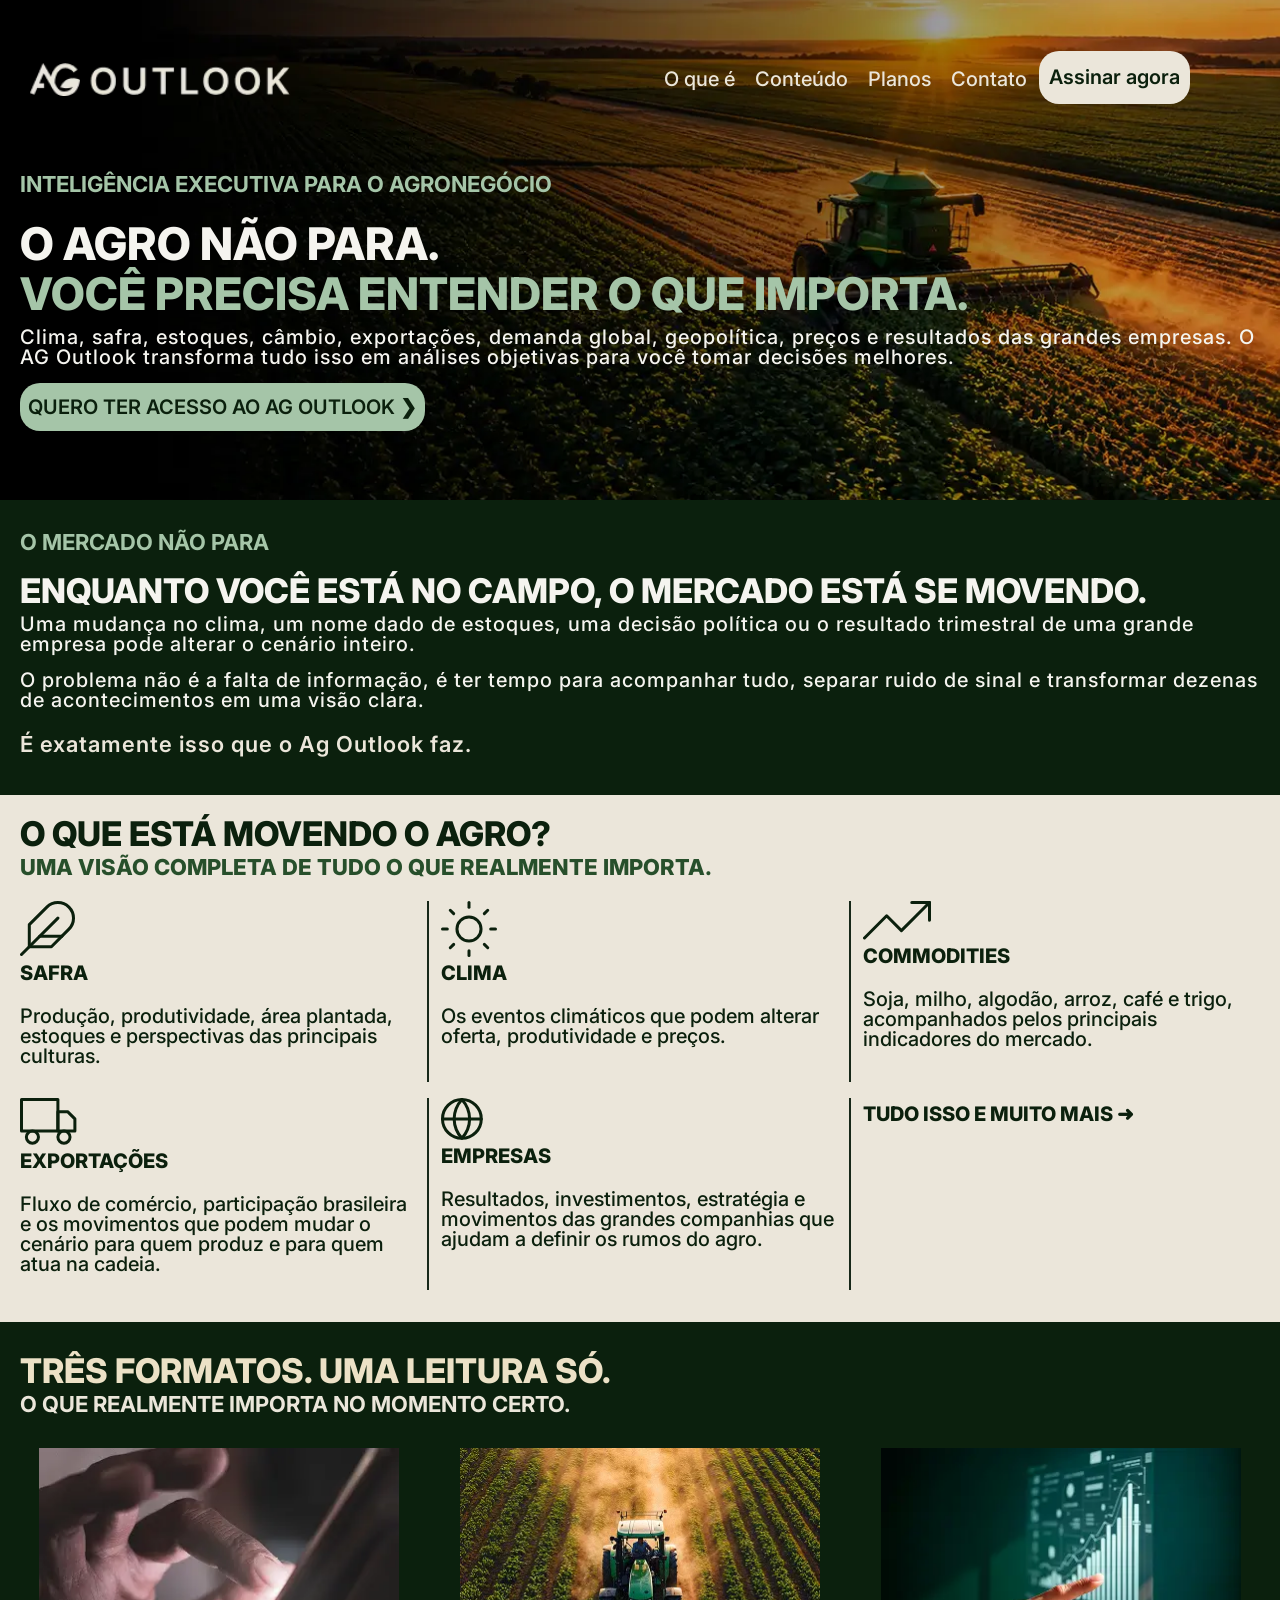
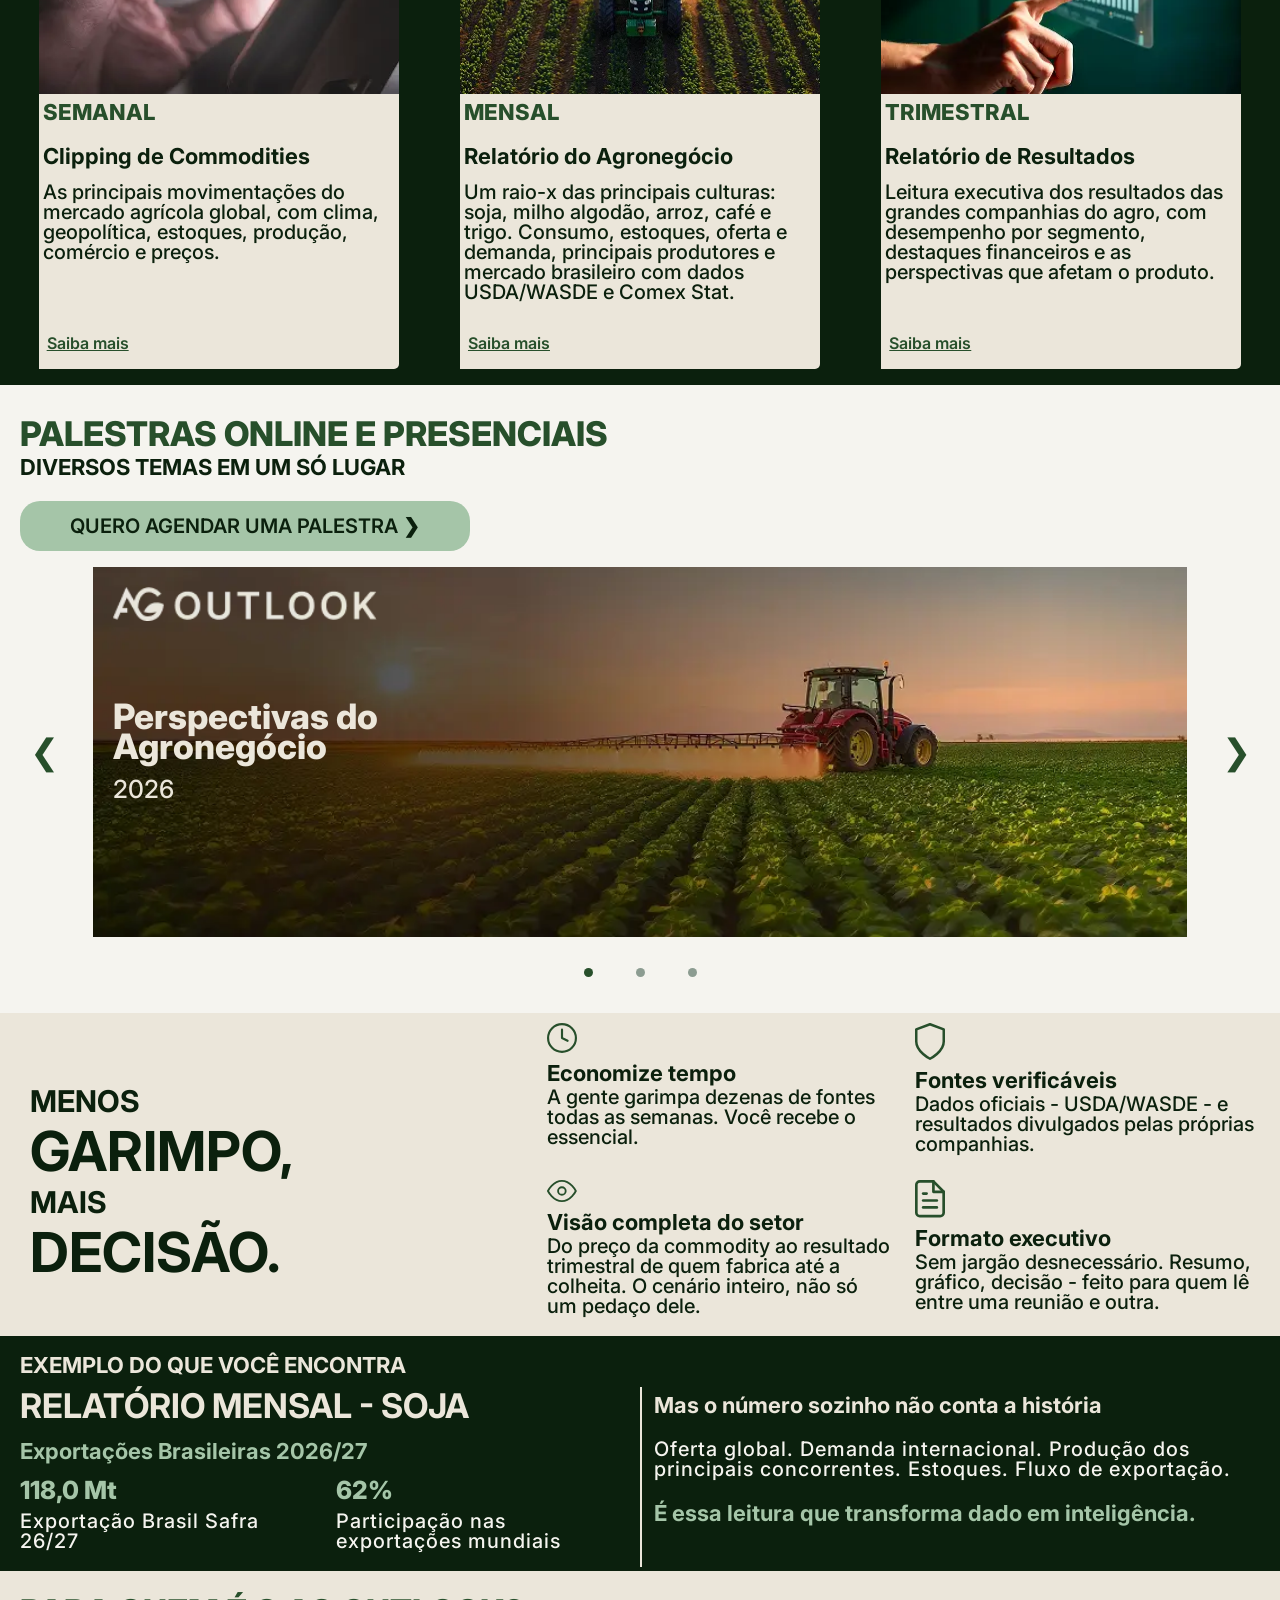
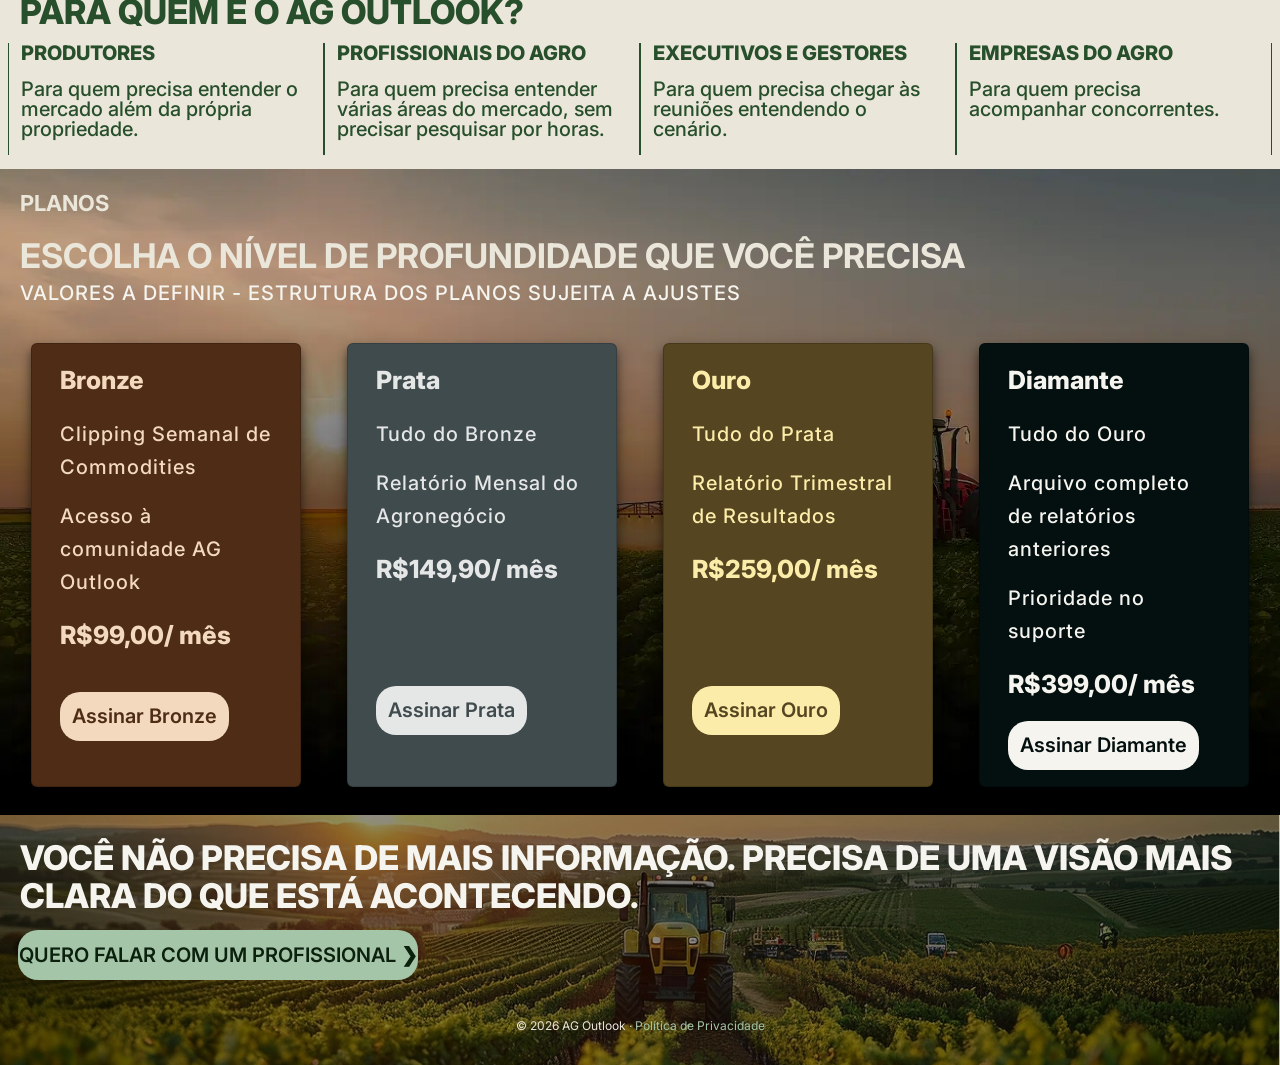
<file: index.html>
<!DOCTYPE html>
<html lang="pt-br">

<head>
    <meta charset="UTF-8">
    <meta name="viewport" content="width=device-width, initial-scale=1.0">
    <title>AG Outlook | Inteligência Executiva para o Agronegócio</title>

    <meta name="author" content="AG Outlook">

    <meta name="keywords"
        content="AG Outlook, inteligência executiva para o agronegócio, clipping de commodities, mercado agrícola, relatório mensal do agronegócio, relatório de soja, mercado de milho, algodão, arroz, café, trigo, oferta e demanda agrícola, USDA WASDE, FAO, Comex Stat, resultados trimestrais do agronegócio">

    <meta name="description"
        content="AG Outlook: inteligência executiva para o agronegócio com clipping semanal de commodities, relatórios mensais por cultura e análise trimestral de resultados.">

    <link rel="icon" type="image/x-icon" href="imagens/favicon.svg">

    <link rel="preload" as="image" href="imagens/hero.webp" fetchpriority="high">

    <!-- Latest compiled and minified CSS -->
    <link href="https://cdn.jsdelivr.net/npm/bootstrap@5.3.8/dist/css/bootstrap.min.css" rel="stylesheet">

    <!-- Latest compiled JavaScript -->
    <script src="https://cdn.jsdelivr.net/npm/bootstrap@5.3.8/dist/js/bootstrap.bundle.min.js" defer></script>

    <link rel="preconnect" href="https://fonts.googleapis.com">
    <link rel="preconnect" href="https://fonts.gstatic.com" crossorigin>

    <link href="https://fonts.googleapis.com/css2?family=Inter:wght@400..800&display=swap" rel="stylesheet">

    <link rel="stylesheet" href="css/style.css">
</head>

<body>

    <main class="container-fluid">

        <!-- HERO -->

        <header class="row hero px-2">
            <nav class="navbar navbar-expand-sm mt-2">
                <div class="container-fluid">
                    <a class="navbar-brand" href="#"><img class="logoimg" src="imagens/logo.webp" alt="Logo"></a>
                    <button class="navbar-toggler" type="button" data-bs-toggle="collapse"
                        data-bs-target="#collapsibleNavbar" aria-controls="collapsibleNavbar" aria-expanded="false"
                        aria-label="Abrir ou fechar menu de navegação">

                        <span class="navbar-toggler-icon"></span>
                    </button>
                    <div class="collapse navbar-collapse" id="collapsibleNavbar">
                        <ul class="navbar-nav">
                            <li class="nav-item">
                                <a class="nav-link" href="#apresentacao">O que é</a>
                            </li>
                            <li class="nav-item">
                                <a class="nav-link" href="#conteudo">Conteúdo</a>
                            </li>
                            <li class="nav-item">
                                <a class="nav-link" href="#planos">Planos</a>
                            </li>
                            <li class="nav-item">
                                <a class="nav-link" href="#rodape">Contato</a>
                            </li>
                            <li class="nav-item">
                                <a class="btnnav" href="#planos">Assinar agora</a>
                            </li>
                        </ul>
                    </div>
                </div>
            </nav>

            <div class="col-12 mt-3">
                <p class="dest_text">
                    INTELIGÊNCIA EXECUTIVA PARA O AGRONEGÓCIO
                </p>

                <h1 class="dest_tit1">
                    O AGRO NÃO PARA.
                </h1>

                <h2 class="dest_tit2">
                    VOCÊ PRECISA ENTENDER O QUE IMPORTA.
                </h2>

                <p class="text_claro">
                    Clima, safra, estoques, câmbio, exportações, demanda global, geopolítica, preços e resultados das
                    grandes empresas. O AG Outlook transforma tudo isso em análises objetivas para você tomar decisões
                    melhores.
                </p>

                <a href="#planos" class="btn">
                    QUERO TER ACESSO AO AG OUTLOOK ❯
                </a>
            </div>

        </header>

        <!-- APRESENTAÇÃO -->

        <section class="row pt-4 pb-3 px-2 apresentacao" id="apresentacao">

            <div class="col-12">
                <p class="dest_text">
                    O MERCADO NÃO PARA
                </p>

                <h2 class="tit_apres">
                    ENQUANTO VOCÊ ESTÁ NO CAMPO, O MERCADO ESTÁ SE MOVENDO.
                </h2>

                <p class="text_claro">
                    Uma mudança no clima, um nome dado de estoques, uma decisão política ou o resultado trimestral de
                    uma
                    grande empresa pode alterar o cenário inteiro.
                </p>

                <p class="text_claro">
                    O problema não é a falta de informação, é ter tempo para acompanhar tudo, separar ruido de sinal e
                    transformar dezenas de acontecimentos em uma visão clara.
                </p>

                <p class="dest_apres">
                    É exatamente isso que o Ag Outlook faz.
                </p>
            </div>
        </section>

        <!-- O QUE MOVE O AGRO -->

        <section class="row pt-4 pb-3 px-2 move">
            <h2 class="tit_agro">
                O QUE ESTÁ MOVENDO O AGRO?
            </h2>

            <p class="dest_agro">
                UMA VISÃO COMPLETA DE TUDO O QUE REALMENTE IMPORTA.
            </p>

            <div class="col-6 col-md-4 card_agro1">
                <img src="imagens/safra.svg" alt="Safra">
                <p class="dest_card">
                    SAFRA
                </p>

                <p class="text_verde">
                    Produção, produtividade, área plantada, estoques e perspectivas das principais culturas.
                </p>
            </div>

            <div class="col-6 col-md-4 card_agro2">
                <img src="imagens/clima.svg" alt="Clima">
                <p class="dest_card">
                    CLIMA
                </p>

                <p class="text_verde">
                    Os eventos climáticos que podem alterar oferta, produtividade e preços.
                </p>
            </div>

            <div class="col-6 col-md-4 card_agro3">
                <img src="imagens/commodities.svg" alt="Commodities">
                <p class="dest_card">
                    COMMODITIES
                </p>

                <p class="text_verde">
                    Soja, milho, algodão, arroz, café e trigo, acompanhados pelos principais indicadores do mercado.
                </p>
            </div>

            <!-- quebra de linha -->

            <div class="col-6 col-md-4 card_agro4 my-3">
                <img src="imagens/exportacoes.svg" alt="Exportações">
                <p class="dest_card">EXPORTAÇÕES</p>

                <p class="text_verde">
                    Fluxo de comércio, participação brasileira e os movimentos que podem mudar o cenário para quem
                    produz e para quem atua na cadeia.
                </p>
            </div>

            <div class="col-6 col-md-4 card_agro5 my-3">
                <img src="imagens/empresas.svg" alt="Empresas">
                <p class="dest_card">
                    EMPRESAS
                </p>

                <p class="text_verde">
                    Resultados, investimentos, estratégia e movimentos das grandes companhias que ajudam a definir os
                    rumos do agro.
                </p>
            </div>

            <div class="col-4 col-md-4 card_agro6 my-3">

                <p class="dest_card">
                    TUDO ISSO E MUITO MAIS ➜
                </p>
            </div>
        </section>

        <!-- FORMATOS  -->

        <section class="row pt-4 pb-3 px-2 formato" id="conteudo">
            <h2 class="tit_form">
                TRÊS FORMATOS. UMA LEITURA SÓ.
            </h2>

            <p class="dest_form">
                O QUE REALMENTE IMPORTA NO MOMENTO CERTO.
            </p>

            <div class="gx-0 col-12 col-md-4 card_cont mx-auto">
                <img class="w-100" src="imagens/semanal.webp" alt="Semanal">
                <p class="dest_agro ps-1">
                    SEMANAL
                </p>

                <p class="dest_cont ps-1">
                    Clipping de Commodities
                </p>

                <p class="text_verde ps-1">
                    As principais movimentações do mercado agrícola global, com clima, geopolítica, estoques, produção,
                    comércio e preços.
                </p>

                <button type="button" class="btnmodal ps-2" data-bs-toggle="modal" data-bs-target="#semanal1"
                    id="semanal2">
                    Saiba mais
                </button>
            </div>

            <div class="gx-0 col-12 col-md-4 card_cont mx-auto">
                <img class="w-100" src="imagens/mensal.webp" alt="Mensal">
                <p class="dest_agro ps-1">
                    MENSAL
                </p>

                <p class="dest_cont ps-1">
                    Relatório do Agronegócio
                </p>

                <p class="text_verde ps-1">
                    Um raio-x das principais culturas: soja, milho algodão, arroz, café e trigo. Consumo, estoques,
                    oferta e demanda, principais produtores e mercado brasileiro com dados USDA/WASDE e Comex Stat.
                </p>

                <button type="button" class="btnmodal ps-2" data-bs-toggle="modal" data-bs-target="#mensal1"
                    id="mensal2">
                    Saiba mais
                </button>
            </div>

            <div class="gx-0 col-12 col-md-4 card_cont mx-auto">
                <img class="w-100" src="imagens/trimestral.webp" alt="Trimestral">

                <p class="dest_agro ps-1">TRIMESTRAL</p>

                <p class="dest_cont ps-1">Relatório de Resultados</p>

                <p class="text_verde ps-1">Leitura executiva dos resultados das grandes companhias do agro, com
                    desempenho
                    por segmento,
                    destaques financeiros e as perspectivas que afetam o produto.</p>

                <button type="button" class="btnmodal ps-2" data-bs-toggle="modal" data-bs-target="#trimestral1"
                    id="trimestral2">
                    Saiba mais
                </button>
            </div>
        </section>

        <!-- PALESTRAS -->

        <section class="row pt-4 pb-3 px-2 palestra">

            <div class="col-12">
                <h2 class="tit_pale">
                    PALESTRAS ONLINE E PRESENCIAIS
                </h2>

                <p class="dest_pale">
                    DIVERSOS TEMAS EM UM SÓ LUGAR
                </p>

                <a class="btn btnpal mb-3"
                    href="https://wa.me/554184987979?text=Ol%C3%A1%21%20Gostaria%20de%20agendar%20uma%20palestra."
                    target="_blank" rel="noopener noreferrer">
                    QUERO AGENDAR UMA PALESTRA ❯
                </a>
            </div>

            <!-- CARROSSEL DE PALESTRAS -->
            <div class="palestra-carousel">

                <!-- SETA ANTERIOR -->
                <button type="button" class="seta-palestra anterior" aria-label="Palestra anterior">
                    &#10094;
                </button>

                <!-- ÁREA DOS CARDS -->
                <div class="palestra-viewport">

                    <!-- PALESTRA 1 -->
                    <div class="card1 ativo">
                        <div class="card-body">

                            <img class="w-25" src="imagens/logo.webp" alt="Ag Outlook">

                            <p class="card-title">
                                Perspectivas do <br>
                                Agronegócio
                            </p>

                            <p class="card-text">2026</p>

                        </div>
                    </div>

                    <!-- PALESTRA 2 -->
                    <div class="card2">
                        <div class="card-body">

                            <img class="w-25" src="imagens/logo.webp" alt="Ag Outlook">

                            <p class="card-title">
                                Planejamento Estratégico <br>
                                no Agro
                            </p>

                            <p class="card-text">2026</p>

                        </div>
                    </div>

                    <!-- PALESTRA 3 -->
                    <div class="card3">
                        <div class="card-body">

                            <img class="w-25" src="imagens/logo.webp" alt="Ag Outlook">

                            <p class="card-title">
                                Governança e Planejamento <br>
                                Sucessório
                            </p>

                            <p class="card-text">2026</p>

                        </div>
                    </div>

                </div>

                <!-- SETA PRÓXIMA -->
                <button type="button" class="seta-palestra proxima" aria-label="Próxima palestra">
                    &#10095;
                </button>

            </div>

            <!-- INDICADORES DO CARROSSEL -->
            <div class="palestra-indicadores">

                <button type="button" class="indicador ativo" aria-label="Palestra 1"></button>

                <button type="button" class="indicador" aria-label="Palestra 2"></button>

                <button type="button" class="indicador" aria-label="Palestra 3"></button>

            </div>

        </section>

        <!-- VANTAGEM -->

        <div class="row pb-1 px-2 vantagem">
            <div class="col-12 col-md-5 my-auto">
                <p class="dest_menor my-0 pb-0 pt-5">
                    MENOS
                </p>
                <p class="dest_maior my-0 py-0">
                    GARIMPO,
                </p>
                <p class="dest_menor my-0 py-0">
                    MAIS
                </p>
                <p class="dest_maior my-0 py-0">
                    DECISÃO.
                </p>
            </div>

            <div class="col-12 col-md-7">
                <div class="row">
                    <div class="col-6">
                        <img class="imgvant" src="imagens/relogio.svg" alt="Relógio">
                        <p class="dest_cont mb-1">Economize tempo</p>
                        <p class="text_verde">A gente garimpa dezenas de fontes todas as semanas. Você recebe o
                            essencial.</p>
                    </div>

                    <div class="col-6">
                        <img class="imgvant" src="imagens/escudo.svg" alt="Escudo">
                        <p class="dest_cont mb-1">Fontes verificáveis</p>
                        <p class="text_verde">Dados oficiais - USDA/WASDE - e resultados divulgados pelas próprias
                            companhias.</p>
                    </div>

                    <div class="col-6">
                        <img class="imgvant" src="imagens/visao.svg" alt="Olho">
                        <p class="dest_cont mb-1">Visão completa do setor</p>
                        <p class="text_verde">Do preço da commodity ao resultado trimestral de quem fabrica até a
                            colheita. O cenário inteiro,
                            não só um pedaço dele.</p>
                    </div>

                    <div class="col-6">
                        <img class="imgvant" src="imagens/doc.svg" alt="Documento">
                        <p class="dest_cont mb-1">Formato executivo</p>
                        <p class="text_verde">Sem jargão desnecessário. Resumo, gráfico, decisão - feito para quem lê
                            entre uma reunião e
                            outra.</p>
                    </div>
                </div>
            </div>
        </div>

        <!-- EXEMPLO -->

        <section class="row pt-3 pb-1 px-2 exemplo">
            <h2 class="dest_form">
                EXEMPLO DO QUE VOCÊ ENCONTRA
            </h2>
            <div class="col-6">
                <h3 class="tit_exem">
                    RELATÓRIO MENSAL - SOJA
                </h3>
                <p class="dest_text">
                    Exportações Brasileiras 2026/27
                </p>
                <div class="row">
                    <div class="col-12 col-lg-6">
                        <p class="number">
                            118,0 Mt
                        </p>
                        <p class="text_claro">
                            Exportação Brasil
                            Safra 26/27
                        </p>
                    </div>
                    <div class="col-12 col-lg-6">
                        <p class="number">
                            62%
                        </p>
                        <p class="text_claro">
                            Participação nas
                            exportações mundiais
                        </p>
                    </div>
                </div>
            </div>

            <div class="col-6 ex2">
                <p class="dest_form">
                    Mas o número sozinho não conta a história
                </p>
                <p class="text_claro">
                    Oferta global. Demanda internacional. Produção dos principais concorrentes. Estoques. Fluxo de
                    exportação.
                </p>
                <p class="dest_text">
                    É essa leitura que transforma dado em inteligência.
                </p>
            </div>
        </section>

        <!-- PUBLICO -->

        <section class="row pt-3 pb-1 px-2 publico">
            <h2 class="tit_pale pb-3">
                PARA QUEM É O AG OUTLOOK?
            </h2>

            <div class="col-6 col-lg-3 bordpub">
                <p class="dest_pub">
                    PRODUTORES
                </p>
                <p class="text_vdclaro">
                    Para quem precisa entender o mercado além da própria propriedade.
                </p>
            </div>

            <div class="col-6 col-lg-3 bordpub">
                <p class="dest_pub">
                    PROFISSIONAIS DO AGRO
                </p>
                <p class="text_vdclaro">
                    Para quem precisa entender várias áreas do mercado, sem precisar pesquisar por horas.
                </p>
            </div>

            <div class="col-6 col-lg-3 bordpub">
                <p class="dest_pub">
                    EXECUTIVOS E GESTORES
                </p>
                <p class="text_vdclaro">
                    Para quem precisa chegar às reuniões entendendo o cenário.
                </p>
            </div>

            <div class="col-6 col-lg-3 bordpub">
                <p class="dest_pub">
                    EMPRESAS DO AGRO
                </p>
                <p class="text_vdclaro">
                    Para quem precisa acompanhar concorrentes.
                </p>
            </div>
        </section>

        <!-- PLANOS -->

        <section class="row pt-3 pb-1 px-2 plano" id="planos">
            <p class="dest_form">
                PLANOS
            </p>

            <h2 class="tit_exem">
                ESCOLHA O NÍVEL DE PROFUNDIDADE QUE VOCÊ PRECISA
            </h2>

            <p class="text_claro">
                VALORES A DEFINIR - ESTRUTURA DOS PLANOS SUJEITA A AJUSTES
            </p>

            <!-- cards -->

            <div class="card col-6 col-xl-3 bronze mx-auto my-4">
                <div class="card-body">
                    <p class="dest_bronze">Bronze</p>
                    <p class="text_bronze">Clipping Semanal de Commodities</p>
                    <p class="text_bronze">Acesso à comunidade AG Outlook</p>
                    <p class="valor_bronze">R$99,00/ mês</p>
                    <a class="btnbronze"
                        href="https://go.hotmart.com/M107370587F">Assinar
                        Bronze</a>
                </div>
            </div>

            <div class="card col-6 col-xl-3 prata mx-auto my-4">
                <div class="card-body">
                    <p class="dest_bronze">Prata</p>
                    <p class="text_bronze">Tudo do Bronze</p>
                    <p class="text_bronze">Relatório Mensal do Agronegócio</p>
                    <p class="valor_bronze">R$149,90/ mês</p>
                    <a class="btnprata"
                        href="https://go.hotmart.com/G107397489R">Assinar
                        Prata</a>
                </div>
            </div>

            <div class="card col-6 col-xl-3 ouro mx-auto my-4">
                <div class="card-body">
                    <p class="dest_bronze">Ouro</p>
                    <p class="text_bronze">Tudo do Prata</p>
                    <p class="text_bronze">Relatório Trimestral de Resultados</p>
                    <p class="valor_bronze">R$259,00/ mês</p>
                    <a class="btnouro"
                        href="https://go.hotmart.com/A107397609B">Assinar
                        Ouro</a>
                </div>
            </div>

            <div class="card col-6 col-xl-3 diamante mx-auto my-4">
                <div class="card-body">
                    <p class="dest_bronze">Diamante</p>
                    <p class="text_bronze">Tudo do Ouro</p>
                    <p class="text_bronze">Arquivo completo de relatórios anteriores</p>
                    <p class="text_bronze">Prioridade no suporte</p>
                    <p class="valor_bronze">R$399,00/ mês</p>
                    <a class="btndia"
                        href="https://go.hotmart.com/A107397673K">Assinar
                        Diamante</a>
                </div>
            </div>

        </section>

        <!-- RODAPÉ -->

        <footer class="row pt-3 pb-1 px-2 rodape" id="rodape">
            <p class="tit_footer pt-2 mb-0 col-12">
                VOCÊ NÃO PRECISA DE MAIS INFORMAÇÃO. PRECISA DE UMA VISÃO MAIS CLARA DO QUE ESTÁ ACONTECENDO.</p>

            <a class="btn btnrod col-12"
                href="https://wa.me/554184987979?text=Ol%C3%A1%21%20Gostaria%20de%20mais%20informa%C3%A7%C3%B5es%20sobre%20o%20AG%20Outlook."
                target="_blank" rel="noopener noreferrer">
                QUERO FALAR COM UM PROFISSIONAL ❯
            </a>

            <p class="footer-legal">
                © 2026 AG Outlook ·
                <a href="politica.html">Política de Privacidade</a>
            </p>
        </footer>

    </main>

    <!-- area dos modais -->


    <!-- Semanal Modal -->
    <div class="modal fade" id="semanal1">
        <div class="modal-dialog">
            <div class="modal-content">

                <!-- Modal Header -->
                <div class="modal-header">
                    <h3 class="modal-title dest_agro">SEMANAL</h3>
                    <button type="button" class="btn-close" data-bs-dismiss="modal"></button>
                </div>

                <!-- Modal body -->
                <div class="modal-body">
                    <p class="dest_agro">Clipping de Commodities</p>
                    <p class="text_verde">Uma curadoria das principais notícias do mercado agrícola para acompanhar os
                        fatores que
                        movimentam o setor.</p>
                    <p class="dest_agro">O que você recebe</p>
                    <ul>
                        <li class="text_verde">Notícias sobre clima, geopolítica, estoques e preços.</li>
                        <li class="text_verde">Resumos em português com a fonte original.</li>
                        <li class="text_verde">Informações organizadas para uma leitura mais rápida.</li>
                    </ul>
                </div>

            </div>
        </div>
    </div>


    <!-- Mensal Modal -->
    <div class="modal fade" id="mensal1">
        <div class="modal-dialog">
            <div class="modal-content">

                <!-- Modal Header -->
                <div class="modal-header">
                    <h3 class="modal-title dest_agro">MENSAL</h3>
                    <button type="button" class="btn-close" data-bs-dismiss="modal"></button>
                </div>

                <!-- Modal body -->
                <div class="modal-body">
                    <p class="dest_agro">Relatório do Agronegócio</p>
                    <p class="text_verde">Uma visão consolidada dos principais indicadores de seis culturas agrícolas.
                    </p>
                    <p class="dest_agro">O que você recebe</p>
                    <ul>
                        <li class="text_verde">Análises de soja, milho, algodão, arroz, café e trigo.</li>
                        <li class="text_verde">Dados de consumo, estoques e principais países produtores.</li>
                        <li class="text_verde">Balanço de oferta e demanda no Brasil.</li>
                        <li class="text_verde">Dados de fontes como USDA/WASDE e Comex Stat.</li>
                    </ul>
                </div>

            </div>
        </div>
    </div>

    <!-- Trimestral Modal -->
    <div class="modal fade" id="trimestral1">
        <div class="modal-dialog">
            <div class="modal-content">

                <!-- Modal Header -->
                <div class="modal-header">
                    <h3 class="modal-title dest_agro">TRIMESTRAL</h3>
                    <button type="button" class="btn-close" data-bs-dismiss="modal"></button>
                </div>

                <!-- Modal body -->
                <div class="modal-body">
                    <p class="dest_agro">Relatório de Resultados</p>
                    <p class="text_verde">Uma leitura executiva dos resultados das grandes companhias do agronegócio.
                    </p>
                    <p class="dest_agro">O que você recebe</p>
                    <ul>
                        <li class="text_verde">Análise do desempenho por segmento.</li>
                        <li class="text_verde">Destaques financeiros dos resultados trimestrais.</li>
                        <li class="text_verde">Perspectivas que podem afetar o produtor.</li>
                    </ul>
                </div>

            </div>
        </div>
    </div>

    <!-- javascript -->
    <script>
        document.addEventListener("DOMContentLoaded", function () {

            const cards = document.querySelectorAll(
                ".palestra-viewport > .card1, " +
                ".palestra-viewport > .card2, " +
                ".palestra-viewport > .card3"
            );

            const anterior = document.querySelector(".seta-palestra.anterior");
            const proxima = document.querySelector(".seta-palestra.proxima");
            const indicadores = document.querySelectorAll(
                ".palestra-indicadores .indicador"
            );

            let atual = 0;

            function mostrarPalestra(indice) {
                atual = (indice + cards.length) % cards.length;

                cards.forEach(function (card, i) {
                    card.classList.toggle("ativo", i === atual);
                    card.setAttribute("aria-hidden", i !== atual);
                });

                indicadores.forEach(function (indicador, i) {
                    indicador.classList.toggle("ativo", i === atual);
                    indicador.setAttribute(
                        "aria-current",
                        i === atual ? "true" : "false"
                    );
                });
            }

            if (cards.length > 0 && anterior && proxima) {

                anterior.addEventListener("click", function () {
                    mostrarPalestra(atual - 1);
                });

                proxima.addEventListener("click", function () {
                    mostrarPalestra(atual + 1);
                });

                indicadores.forEach(function (indicador, i) {
                    indicador.addEventListener("click", function () {
                        mostrarPalestra(i);
                    });
                });

                mostrarPalestra(0);
            }

        });
    </script>

</body>

</html>
</file>
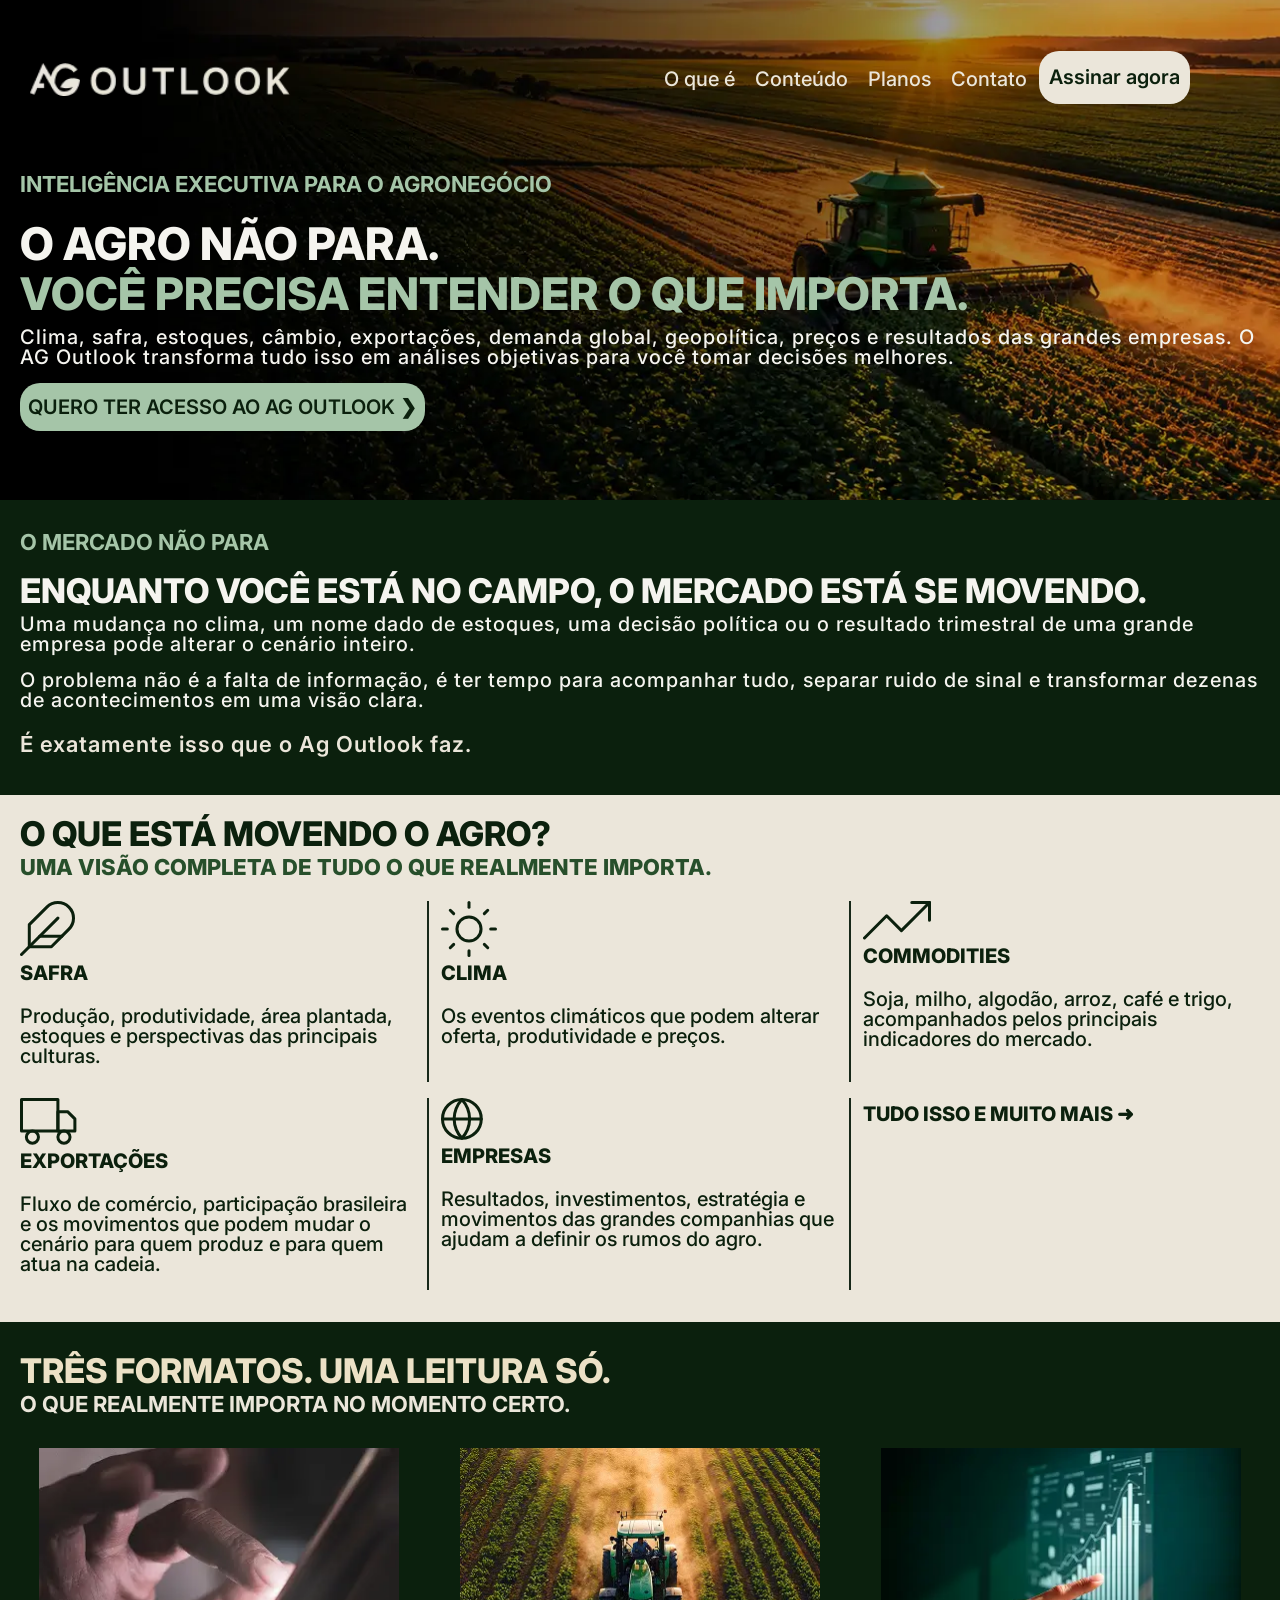
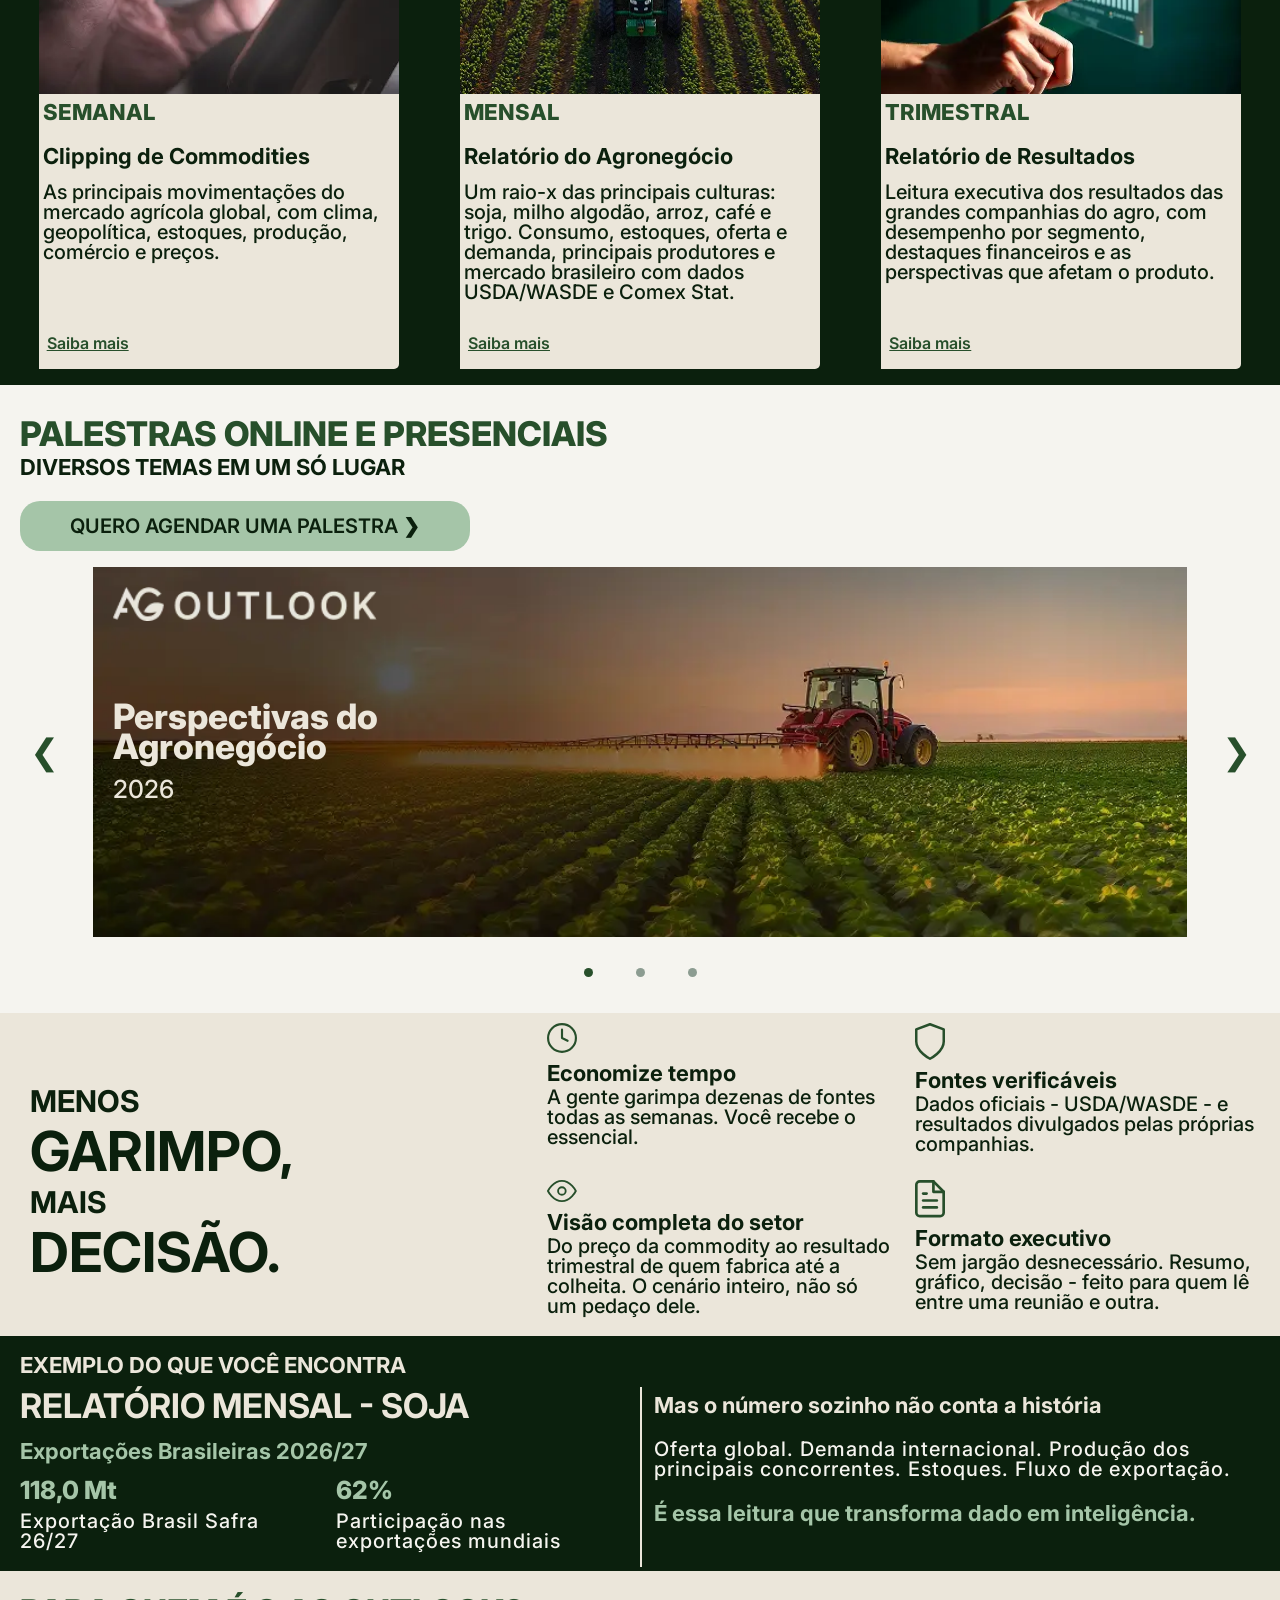
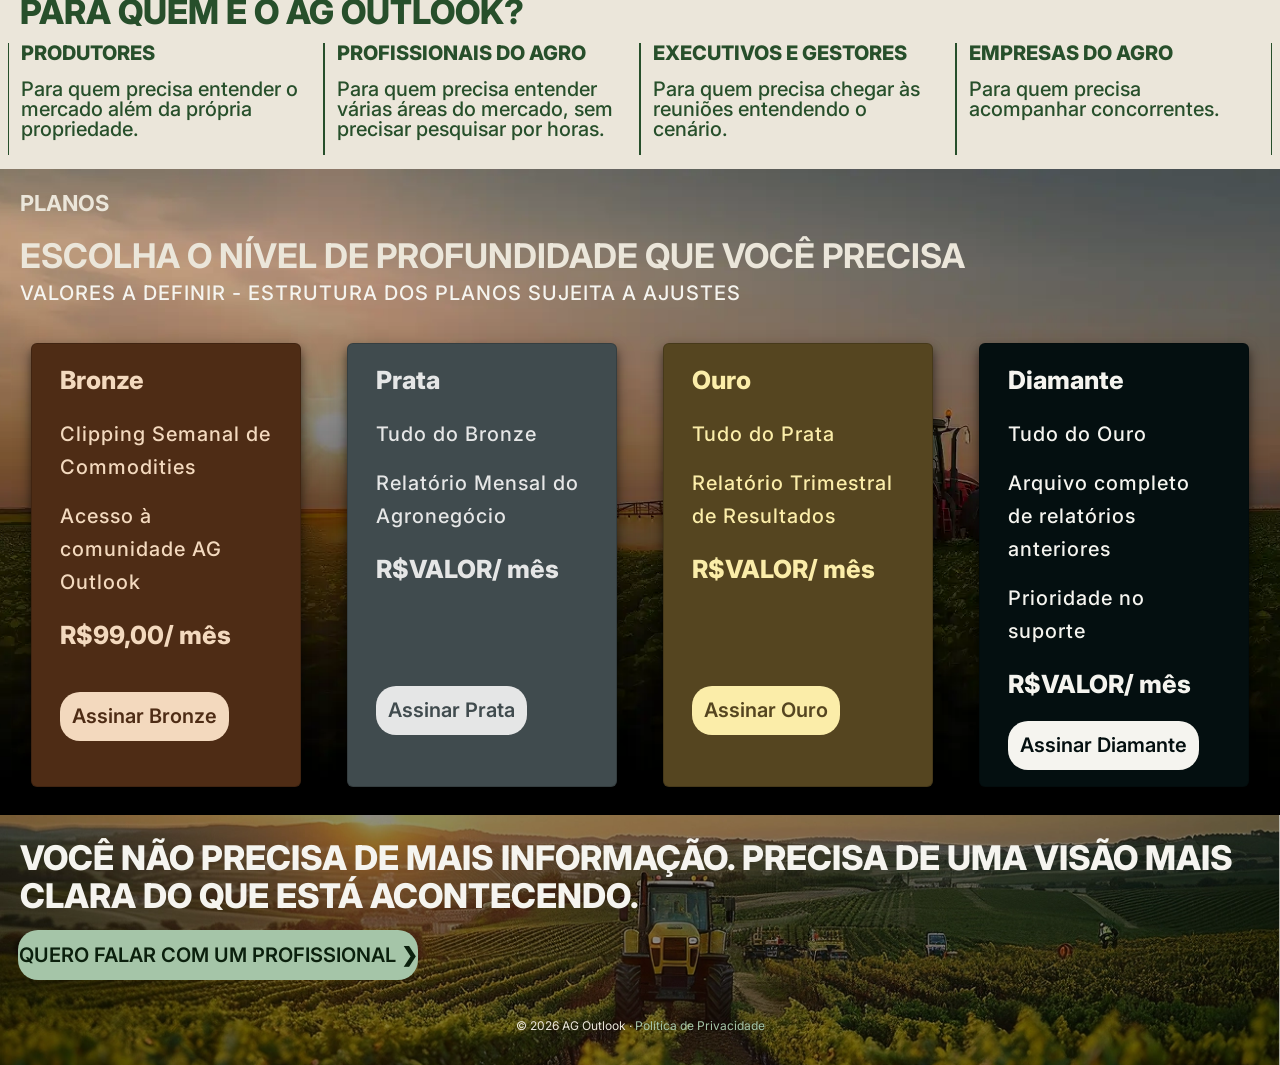
<file: Landing_AG/index.html>
<!DOCTYPE html>
<html lang="pt-br">

<head>
    <meta charset="UTF-8">
    <meta name="viewport" content="width=device-width, initial-scale=1.0">
    <title>AG Outlook | Inteligência Executiva para o Agronegócio</title>

    <meta name="author" content="AG Outlook">

    <meta name="keywords"
        content="AG Outlook, inteligência executiva para o agronegócio, clipping de commodities, mercado agrícola, relatório mensal do agronegócio, relatório de soja, mercado de milho, algodão, arroz, café, trigo, oferta e demanda agrícola, USDA WASDE, FAO, Comex Stat, resultados trimestrais do agronegócio">

    <meta name="description"
        content="AG Outlook: inteligência executiva para o agronegócio com clipping semanal de commodities, relatórios mensais por cultura e análise trimestral de resultados.">

    <link rel="icon" type="image/x-icon" href="imagens/favicon.svg">

    <link rel="preload" as="image" href="imagens/hero.webp" fetchpriority="high">

    <!-- Latest compiled and minified CSS -->
    <link href="https://cdn.jsdelivr.net/npm/bootstrap@5.3.8/dist/css/bootstrap.min.css" rel="stylesheet">

    <!-- Latest compiled JavaScript -->
    <script src="https://cdn.jsdelivr.net/npm/bootstrap@5.3.8/dist/js/bootstrap.bundle.min.js" defer></script>

    <link rel="preconnect" href="https://fonts.googleapis.com">
    <link rel="preconnect" href="https://fonts.gstatic.com" crossorigin>

    <link href="https://fonts.googleapis.com/css2?family=Inter:wght@400..800&display=swap" rel="stylesheet">

    <link rel="stylesheet" href="css/style.css">
</head>

<body>

    <main class="container-fluid">

        <!-- HERO -->

        <header class="row hero px-2">
            <nav class="navbar navbar-expand-sm mt-2">
                <div class="container-fluid">
                    <a class="navbar-brand" href="#"><img class="logoimg" src="imagens/logo.webp" alt="Logo"></a>
                    <button class="navbar-toggler" type="button" data-bs-toggle="collapse"
                        data-bs-target="#collapsibleNavbar" aria-controls="collapsibleNavbar" aria-expanded="false"
                        aria-label="Abrir ou fechar menu de navegação">

                        <span class="navbar-toggler-icon"></span>
                    </button>
                    <div class="collapse navbar-collapse" id="collapsibleNavbar">
                        <ul class="navbar-nav">
                            <li class="nav-item">
                                <a class="nav-link" href="#apresentacao">O que é</a>
                            </li>
                            <li class="nav-item">
                                <a class="nav-link" href="#conteudo">Conteúdo</a>
                            </li>
                            <li class="nav-item">
                                <a class="nav-link" href="#planos">Planos</a>
                            </li>
                            <li class="nav-item">
                                <a class="nav-link" href="#rodape">Contato</a>
                            </li>
                            <li class="nav-item">
                                <a class="btnnav" href="#planos">Assinar agora</a>
                            </li>
                        </ul>
                    </div>
                </div>
            </nav>

            <div class="col-12 mt-3">
                <p class="dest_text">
                    INTELIGÊNCIA EXECUTIVA PARA O AGRONEGÓCIO
                </p>

                <h1 class="dest_tit1">
                    O AGRO NÃO PARA.
                </h1>

                <h2 class="dest_tit2">
                    VOCÊ PRECISA ENTENDER O QUE IMPORTA.
                </h2>

                <p class="text_claro">
                    Clima, safra, estoques, câmbio, exportações, demanda global, geopolítica, preços e resultados das
                    grandes empresas. O AG Outlook transforma tudo isso em análises objetivas para você tomar decisões
                    melhores.
                </p>

                <a href="#planos" class="btn">
                    QUERO TER ACESSO AO AG OUTLOOK ❯
                </a>
            </div>

        </header>

        <!-- APRESENTAÇÃO -->

        <section class="row pt-4 pb-3 px-2 apresentacao" id="apresentacao">

            <div class="col-12">
                <p class="dest_text">
                    O MERCADO NÃO PARA
                </p>

                <h2 class="tit_apres">
                    ENQUANTO VOCÊ ESTÁ NO CAMPO, O MERCADO ESTÁ SE MOVENDO.
                </h2>

                <p class="text_claro">
                    Uma mudança no clima, um nome dado de estoques, uma decisão política ou o resultado trimestral de
                    uma
                    grande empresa pode alterar o cenário inteiro.
                </p>

                <p class="text_claro">
                    O problema não é a falta de informação, é ter tempo para acompanhar tudo, separar ruido de sinal e
                    transformar dezenas de acontecimentos em uma visão clara.
                </p>

                <p class="dest_apres">
                    É exatamente isso que o Ag Outlook faz.
                </p>
            </div>
        </section>

        <!-- O QUE MOVE O AGRO -->

        <section class="row pt-4 pb-3 px-2 move">
            <h2 class="tit_agro">
                O QUE ESTÁ MOVENDO O AGRO?
            </h2>

            <p class="dest_agro">
                UMA VISÃO COMPLETA DE TUDO O QUE REALMENTE IMPORTA.
            </p>

            <div class="col-6 col-md-4 card_agro1">
                <img src="imagens/safra.svg" alt="Safra">
                <p class="dest_card">
                    SAFRA
                </p>

                <p class="text_verde">
                    Produção, produtividade, área plantada, estoques e perspectivas das principais culturas.
                </p>
            </div>

            <div class="col-6 col-md-4 card_agro2">
                <img src="imagens/clima.svg" alt="Clima">
                <p class="dest_card">
                    CLIMA
                </p>

                <p class="text_verde">
                    Os eventos climáticos que podem alterar oferta, produtividade e preços.
                </p>
            </div>

            <div class="col-6 col-md-4 card_agro3">
                <img src="imagens/commodities.svg" alt="Commodities">
                <p class="dest_card">
                    COMMODITIES
                </p>

                <p class="text_verde">
                    Soja, milho, algodão, arroz, café e trigo, acompanhados pelos principais indicadores do mercado.
                </p>
            </div>

            <!-- quebra de linha -->

            <div class="col-6 col-md-4 card_agro4 my-3">
                <img src="imagens/exportacoes.svg" alt="Exportações">
                <p class="dest_card">EXPORTAÇÕES</p>

                <p class="text_verde">
                    Fluxo de comércio, participação brasileira e os movimentos que podem mudar o cenário para quem
                    produz e para quem atua na cadeia.
                </p>
            </div>

            <div class="col-6 col-md-4 card_agro5 my-3">
                <img src="imagens/empresas.svg" alt="Empresas">
                <p class="dest_card">
                    EMPRESAS
                </p>

                <p class="text_verde">
                    Resultados, investimentos, estratégia e movimentos das grandes companhias que ajudam a definir os
                    rumos do agro.
                </p>
            </div>

            <div class="col-4 col-md-4 card_agro6 my-3">

                <p class="dest_card">
                    TUDO ISSO E MUITO MAIS ➜
                </p>
            </div>
        </section>

        <!-- FORMATOS  -->

        <section class="row pt-4 pb-3 px-2 formato" id="conteudo">
            <h2 class="tit_form">
                TRÊS FORMATOS. UMA LEITURA SÓ.
            </h2>

            <p class="dest_form">
                O QUE REALMENTE IMPORTA NO MOMENTO CERTO.
            </p>

            <div class="gx-0 col-12 col-md-4 card_cont mx-auto">
                <img class="w-100" src="imagens/semanal.webp" alt="Semanal">
                <p class="dest_agro ps-1">
                    SEMANAL
                </p>

                <p class="dest_cont ps-1">
                    Clipping de Commodities
                </p>

                <p class="text_verde ps-1">
                    As principais movimentações do mercado agrícola global, com clima, geopolítica, estoques, produção,
                    comércio e preços.
                </p>

                <button type="button" class="btnmodal ps-2" data-bs-toggle="modal" data-bs-target="#semanal1"
                    id="semanal2">
                    Saiba mais
                </button>
            </div>

            <div class="gx-0 col-12 col-md-4 card_cont mx-auto">
                <img class="w-100" src="imagens/mensal.webp" alt="Mensal">
                <p class="dest_agro ps-1">
                    MENSAL
                </p>

                <p class="dest_cont ps-1">
                    Relatório do Agronegócio
                </p>

                <p class="text_verde ps-1">
                    Um raio-x das principais culturas: soja, milho algodão, arroz, café e trigo. Consumo, estoques,
                    oferta e demanda, principais produtores e mercado brasileiro com dados USDA/WASDE e Comex Stat.
                </p>

                <button type="button" class="btnmodal ps-2" data-bs-toggle="modal" data-bs-target="#mensal1"
                    id="mensal2">
                    Saiba mais
                </button>
            </div>

            <div class="gx-0 col-12 col-md-4 card_cont mx-auto">
                <img class="w-100" src="imagens/trimestral.webp" alt="Trimestral">

                <p class="dest_agro ps-1">TRIMESTRAL</p>

                <p class="dest_cont ps-1">Relatório de Resultados</p>

                <p class="text_verde ps-1">Leitura executiva dos resultados das grandes companhias do agro, com
                    desempenho
                    por segmento,
                    destaques financeiros e as perspectivas que afetam o produto.</p>

                <button type="button" class="btnmodal ps-2" data-bs-toggle="modal" data-bs-target="#trimestral1"
                    id="trimestral2">
                    Saiba mais
                </button>
            </div>
        </section>

        <!-- PALESTRAS -->

        <section class="row pt-4 pb-3 px-2 palestra">

            <div class="col-12">
                <h2 class="tit_pale">
                    PALESTRAS ONLINE E PRESENCIAIS
                </h2>

                <p class="dest_pale">
                    DIVERSOS TEMAS EM UM SÓ LUGAR
                </p>

                <a class="btn btnpal mb-3"
                    href="https://wa.me/554184987979?text=Ol%C3%A1%21%20Gostaria%20de%20agendar%20uma%20palestra."
                    target="_blank" rel="noopener noreferrer">
                    QUERO AGENDAR UMA PALESTRA ❯
                </a>
            </div>

            <!-- CARROSSEL DE PALESTRAS -->
            <div class="palestra-carousel">

                <!-- SETA ANTERIOR -->
                <button type="button" class="seta-palestra anterior" aria-label="Palestra anterior">
                    &#10094;
                </button>

                <!-- ÁREA DOS CARDS -->
                <div class="palestra-viewport">

                    <!-- PALESTRA 1 -->
                    <div class="card1 ativo">
                        <div class="card-body">

                            <img class="w-25" src="imagens/logo.webp" alt="Ag Outlook">

                            <p class="card-title">
                                Perspectivas do <br>
                                Agronegócio
                            </p>

                            <p class="card-text">2026</p>

                        </div>
                    </div>

                    <!-- PALESTRA 2 -->
                    <div class="card2">
                        <div class="card-body">

                            <img class="w-25" src="imagens/logo.webp" alt="Ag Outlook">

                            <p class="card-title">
                                Planejamento Estratégico <br>
                                no Agro
                            </p>

                            <p class="card-text">2026</p>

                        </div>
                    </div>

                    <!-- PALESTRA 3 -->
                    <div class="card3">
                        <div class="card-body">

                            <img class="w-25" src="imagens/logo.webp" alt="Ag Outlook">

                            <p class="card-title">
                                Governança e Planejamento <br>
                                Sucessório
                            </p>

                            <p class="card-text">2026</p>

                        </div>
                    </div>

                </div>

                <!-- SETA PRÓXIMA -->
                <button type="button" class="seta-palestra proxima" aria-label="Próxima palestra">
                    &#10095;
                </button>

            </div>

            <!-- INDICADORES DO CARROSSEL -->
            <div class="palestra-indicadores">

                <button type="button" class="indicador ativo" aria-label="Palestra 1"></button>

                <button type="button" class="indicador" aria-label="Palestra 2"></button>

                <button type="button" class="indicador" aria-label="Palestra 3"></button>

            </div>

        </section>

        <!-- VANTAGEM -->

        <div class="row pb-1 px-2 vantagem">
            <div class="col-12 col-md-5 my-auto">
                <p class="dest_menor my-0 pb-0 pt-5">
                    MENOS
                </p>
                <p class="dest_maior my-0 py-0">
                    GARIMPO,
                </p>
                <p class="dest_menor my-0 py-0">
                    MAIS
                </p>
                <p class="dest_maior my-0 py-0">
                    DECISÃO.
                </p>
            </div>

            <div class="col-12 col-md-7">
                <div class="row">
                    <div class="col-6">
                        <img class="imgvant" src="imagens/relogio.svg" alt="Relógio">
                        <p class="dest_cont mb-1">Economize tempo</p>
                        <p class="text_verde">A gente garimpa dezenas de fontes todas as semanas. Você recebe o
                            essencial.</p>
                    </div>

                    <div class="col-6">
                        <img class="imgvant" src="imagens/escudo.svg" alt="Escudo">
                        <p class="dest_cont mb-1">Fontes verificáveis</p>
                        <p class="text_verde">Dados oficiais - USDA/WASDE - e resultados divulgados pelas próprias
                            companhias.</p>
                    </div>

                    <div class="col-6">
                        <img class="imgvant" src="imagens/visao.svg" alt="Olho">
                        <p class="dest_cont mb-1">Visão completa do setor</p>
                        <p class="text_verde">Do preço da commodity ao resultado trimestral de quem fabrica até a
                            colheita. O cenário inteiro,
                            não só um pedaço dele.</p>
                    </div>

                    <div class="col-6">
                        <img class="imgvant" src="imagens/doc.svg" alt="Documento">
                        <p class="dest_cont mb-1">Formato executivo</p>
                        <p class="text_verde">Sem jargão desnecessário. Resumo, gráfico, decisão - feito para quem lê
                            entre uma reunião e
                            outra.</p>
                    </div>
                </div>
            </div>
        </div>

        <!-- EXEMPLO -->

        <section class="row pt-3 pb-1 px-2 exemplo">
            <h2 class="dest_form">
                EXEMPLO DO QUE VOCÊ ENCONTRA
            </h2>
            <div class="col-6">
                <h3 class="tit_exem">
                    RELATÓRIO MENSAL - SOJA
                </h3>
                <p class="dest_text">
                    Exportações Brasileiras 2026/27
                </p>
                <div class="row">
                    <div class="col-12 col-lg-6">
                        <p class="number">
                            118,0 Mt
                        </p>
                        <p class="text_claro">
                            Exportação Brasil
                            Safra 26/27
                        </p>
                    </div>
                    <div class="col-12 col-lg-6">
                        <p class="number">
                            62%
                        </p>
                        <p class="text_claro">
                            Participação nas
                            exportações mundiais
                        </p>
                    </div>
                </div>
            </div>

            <div class="col-6 ex2">
                <p class="dest_form">
                    Mas o número sozinho não conta a história
                </p>
                <p class="text_claro">
                    Oferta global. Demanda internacional. Produção dos principais concorrentes. Estoques. Fluxo de
                    exportação.
                </p>
                <p class="dest_text">
                    É essa leitura que transforma dado em inteligência.
                </p>
            </div>
        </section>

        <!-- PUBLICO -->

        <section class="row pt-3 pb-1 px-2 publico">
            <h2 class="tit_pale pb-3">
                PARA QUEM É O AG OUTLOOK?
            </h2>

            <div class="col-6 col-lg-3 bordpub">
                <p class="dest_pub">
                    PRODUTORES
                </p>
                <p class="text_vdclaro">
                    Para quem precisa entender o mercado além da própria propriedade.
                </p>
            </div>

            <div class="col-6 col-lg-3 bordpub">
                <p class="dest_pub">
                    PROFISSIONAIS DO AGRO
                </p>
                <p class="text_vdclaro">
                    Para quem precisa entender várias áreas do mercado, sem precisar pesquisar por horas.
                </p>
            </div>

            <div class="col-6 col-lg-3 bordpub">
                <p class="dest_pub">
                    EXECUTIVOS E GESTORES
                </p>
                <p class="text_vdclaro">
                    Para quem precisa chegar às reuniões entendendo o cenário.
                </p>
            </div>

            <div class="col-6 col-lg-3 bordpub">
                <p class="dest_pub">
                    EMPRESAS DO AGRO
                </p>
                <p class="text_vdclaro">
                    Para quem precisa acompanhar concorrentes.
                </p>
            </div>
        </section>

        <!-- PLANOS -->

        <section class="row pt-3 pb-1 px-2 plano" id="planos">
            <p class="dest_form">
                PLANOS
            </p>

            <h2 class="tit_exem">
                ESCOLHA O NÍVEL DE PROFUNDIDADE QUE VOCÊ PRECISA
            </h2>

            <p class="text_claro">
                VALORES A DEFINIR - ESTRUTURA DOS PLANOS SUJEITA A AJUSTES
            </p>

            <!-- cards -->

            <div class="card col-6 col-xl-3 bronze mx-auto my-4">
                <div class="card-body">
                    <p class="dest_bronze">Bronze</p>
                    <p class="text_bronze">Clipping Semanal de Commodities</p>
                    <p class="text_bronze">Acesso à comunidade AG Outlook</p>
                    <p class="valor_bronze">R$99,00/ mês</p>
                    <a class="btnbronze"
                        href="https://pay.hotmart.com/M107370587F?off=hk8e07r8&hotfeature=51&_hi=eyJzaWQiOiJiMzQ4OGE4YWNiMzk0MTUzOWU3N2ExMTRmNDY2MGUyNSIsImNpZCI6IjE3OTI3Nzc0ODcwODk4MDYyNjc4Njc0NjgwNjQwMDAiLCJiaWQiOiIxNzkyNzc3NDg3MDg5ODA2MjY3ODY3NDY4MDY0MDAwIn0=.1792777497347&bid=1792777498161">Assinar
                        Bronze</a>
                </div>
            </div>

            <div class="card col-6 col-xl-3 prata mx-auto my-4">
                <div class="card-body">
                    <p class="dest_bronze">Prata</p>
                    <p class="text_bronze">Tudo do Bronze</p>
                    <p class="text_bronze">Relatório Mensal do Agronegócio</p>
                    <p class="valor_bronze">R$VALOR/ mês</p>
                    <a class="btnprata"
                        href="https://pay.hotmart.com/M107370587F?off=hk8e07r8&hotfeature=51&_hi=eyJzaWQiOiJiMzQ4OGE4YWNiMzk0MTUzOWU3N2ExMTRmNDY2MGUyNSIsImNpZCI6IjE3OTI3Nzc0ODcwODk4MDYyNjc4Njc0NjgwNjQwMDAiLCJiaWQiOiIxNzkyNzc3NDg3MDg5ODA2MjY3ODY3NDY4MDY0MDAwIn0=.1792777497347&bid=1792777498161">Assinar
                        Prata</a>
                </div>
            </div>

            <div class="card col-6 col-xl-3 ouro mx-auto my-4">
                <div class="card-body">
                    <p class="dest_bronze">Ouro</p>
                    <p class="text_bronze">Tudo do Prata</p>
                    <p class="text_bronze">Relatório Trimestral de Resultados</p>
                    <p class="valor_bronze">R$VALOR/ mês</p>
                    <a class="btnouro"
                        href="https://pay.hotmart.com/M107370587F?off=hk8e07r8&hotfeature=51&_hi=eyJzaWQiOiJiMzQ4OGE4YWNiMzk0MTUzOWU3N2ExMTRmNDY2MGUyNSIsImNpZCI6IjE3OTI3Nzc0ODcwODk4MDYyNjc4Njc0NjgwNjQwMDAiLCJiaWQiOiIxNzkyNzc3NDg3MDg5ODA2MjY3ODY3NDY4MDY0MDAwIn0=.1792777497347&bid=1792777498161">Assinar
                        Ouro</a>
                </div>
            </div>

            <div class="card col-6 col-xl-3 diamante mx-auto my-4">
                <div class="card-body">
                    <p class="dest_bronze">Diamante</p>
                    <p class="text_bronze">Tudo do Ouro</p>
                    <p class="text_bronze">Arquivo completo de relatórios anteriores</p>
                    <p class="text_bronze">Prioridade no suporte</p>
                    <p class="valor_bronze">R$VALOR/ mês</p>
                    <a class="btndia"
                        href="https://pay.hotmart.com/M107370587F?off=hk8e07r8&hotfeature=51&_hi=eyJzaWQiOiJiMzQ4OGE4YWNiMzk0MTUzOWU3N2ExMTRmNDY2MGUyNSIsImNpZCI6IjE3OTI3Nzc0ODcwODk4MDYyNjc4Njc0NjgwNjQwMDAiLCJiaWQiOiIxNzkyNzc3NDg3MDg5ODA2MjY3ODY3NDY4MDY0MDAwIn0=.1792777497347&bid=1792777498161">Assinar
                        Diamante</a>
                </div>
            </div>

        </section>

        <!-- RODAPÉ -->

        <footer class="row pt-3 pb-1 px-2 rodape" id="rodape">
            <p class="tit_footer pt-2 mb-0 col-12">
                VOCÊ NÃO PRECISA DE MAIS INFORMAÇÃO. PRECISA DE UMA VISÃO MAIS CLARA DO QUE ESTÁ ACONTECENDO.</p>

            <a class="btn btnrod col-12"
                href="https://wa.me/554184987979?text=Ol%C3%A1%21%20Gostaria%20de%20mais%20informa%C3%A7%C3%B5es%20sobre%20o%20AG%20Outlook."
                target="_blank" rel="noopener noreferrer">
                QUERO FALAR COM UM PROFISSIONAL ❯
            </a>

            <p class="footer-legal">
                © 2026 AG Outlook ·
                <a href="politica.html">Política de Privacidade</a>
            </p>
        </footer>

    </main>

    <!-- area dos modais -->


    <!-- Semanal Modal -->
    <div class="modal fade" id="semanal1">
        <div class="modal-dialog">
            <div class="modal-content">

                <!-- Modal Header -->
                <div class="modal-header">
                    <h3 class="modal-title dest_agro">SEMANAL</h3>
                    <button type="button" class="btn-close" data-bs-dismiss="modal"></button>
                </div>

                <!-- Modal body -->
                <div class="modal-body">
                    <p class="dest_agro">Clipping de Commodities</p>
                    <p class="text_verde">Uma curadoria das principais notícias do mercado agrícola para acompanhar os
                        fatores que
                        movimentam o setor.</p>
                    <p class="dest_agro">O que você recebe</p>
                    <ul>
                        <li class="text_verde">Notícias sobre clima, geopolítica, estoques e preços.</li>
                        <li class="text_verde">Resumos em português com a fonte original.</li>
                        <li class="text_verde">Informações organizadas para uma leitura mais rápida.</li>
                    </ul>
                </div>

            </div>
        </div>
    </div>


    <!-- Mensal Modal -->
    <div class="modal fade" id="mensal1">
        <div class="modal-dialog">
            <div class="modal-content">

                <!-- Modal Header -->
                <div class="modal-header">
                    <h3 class="modal-title dest_agro">MENSAL</h3>
                    <button type="button" class="btn-close" data-bs-dismiss="modal"></button>
                </div>

                <!-- Modal body -->
                <div class="modal-body">
                    <p class="dest_agro">Relatório do Agronegócio</p>
                    <p class="text_verde">Uma visão consolidada dos principais indicadores de seis culturas agrícolas.
                    </p>
                    <p class="dest_agro">O que você recebe</p>
                    <ul>
                        <li class="text_verde">Análises de soja, milho, algodão, arroz, café e trigo.</li>
                        <li class="text_verde">Dados de consumo, estoques e principais países produtores.</li>
                        <li class="text_verde">Balanço de oferta e demanda no Brasil.</li>
                        <li class="text_verde">Dados de fontes como USDA/WASDE e Comex Stat.</li>
                    </ul>
                </div>

            </div>
        </div>
    </div>

    <!-- Trimestral Modal -->
    <div class="modal fade" id="trimestral1">
        <div class="modal-dialog">
            <div class="modal-content">

                <!-- Modal Header -->
                <div class="modal-header">
                    <h3 class="modal-title dest_agro">TRIMESTRAL</h3>
                    <button type="button" class="btn-close" data-bs-dismiss="modal"></button>
                </div>

                <!-- Modal body -->
                <div class="modal-body">
                    <p class="dest_agro">Relatório de Resultados</p>
                    <p class="text_verde">Uma leitura executiva dos resultados das grandes companhias do agronegócio.
                    </p>
                    <p class="dest_agro">O que você recebe</p>
                    <ul>
                        <li class="text_verde">Análise do desempenho por segmento.</li>
                        <li class="text_verde">Destaques financeiros dos resultados trimestrais.</li>
                        <li class="text_verde">Perspectivas que podem afetar o produtor.</li>
                    </ul>
                </div>

            </div>
        </div>
    </div>

    <!-- javascript -->
    <script>
        document.addEventListener("DOMContentLoaded", function () {

            const cards = document.querySelectorAll(
                ".palestra-viewport > .card1, " +
                ".palestra-viewport > .card2, " +
                ".palestra-viewport > .card3"
            );

            const anterior = document.querySelector(".seta-palestra.anterior");
            const proxima = document.querySelector(".seta-palestra.proxima");
            const indicadores = document.querySelectorAll(
                ".palestra-indicadores .indicador"
            );

            let atual = 0;

            function mostrarPalestra(indice) {
                atual = (indice + cards.length) % cards.length;

                cards.forEach(function (card, i) {
                    card.classList.toggle("ativo", i === atual);
                    card.setAttribute("aria-hidden", i !== atual);
                });

                indicadores.forEach(function (indicador, i) {
                    indicador.classList.toggle("ativo", i === atual);
                    indicador.setAttribute(
                        "aria-current",
                        i === atual ? "true" : "false"
                    );
                });
            }

            if (cards.length > 0 && anterior && proxima) {

                anterior.addEventListener("click", function () {
                    mostrarPalestra(atual - 1);
                });

                proxima.addEventListener("click", function () {
                    mostrarPalestra(atual + 1);
                });

                indicadores.forEach(function (indicador, i) {
                    indicador.addEventListener("click", function () {
                        mostrarPalestra(i);
                    });
                });

                mostrarPalestra(0);
            }

        });
    </script>

</body>

</html>
</file>
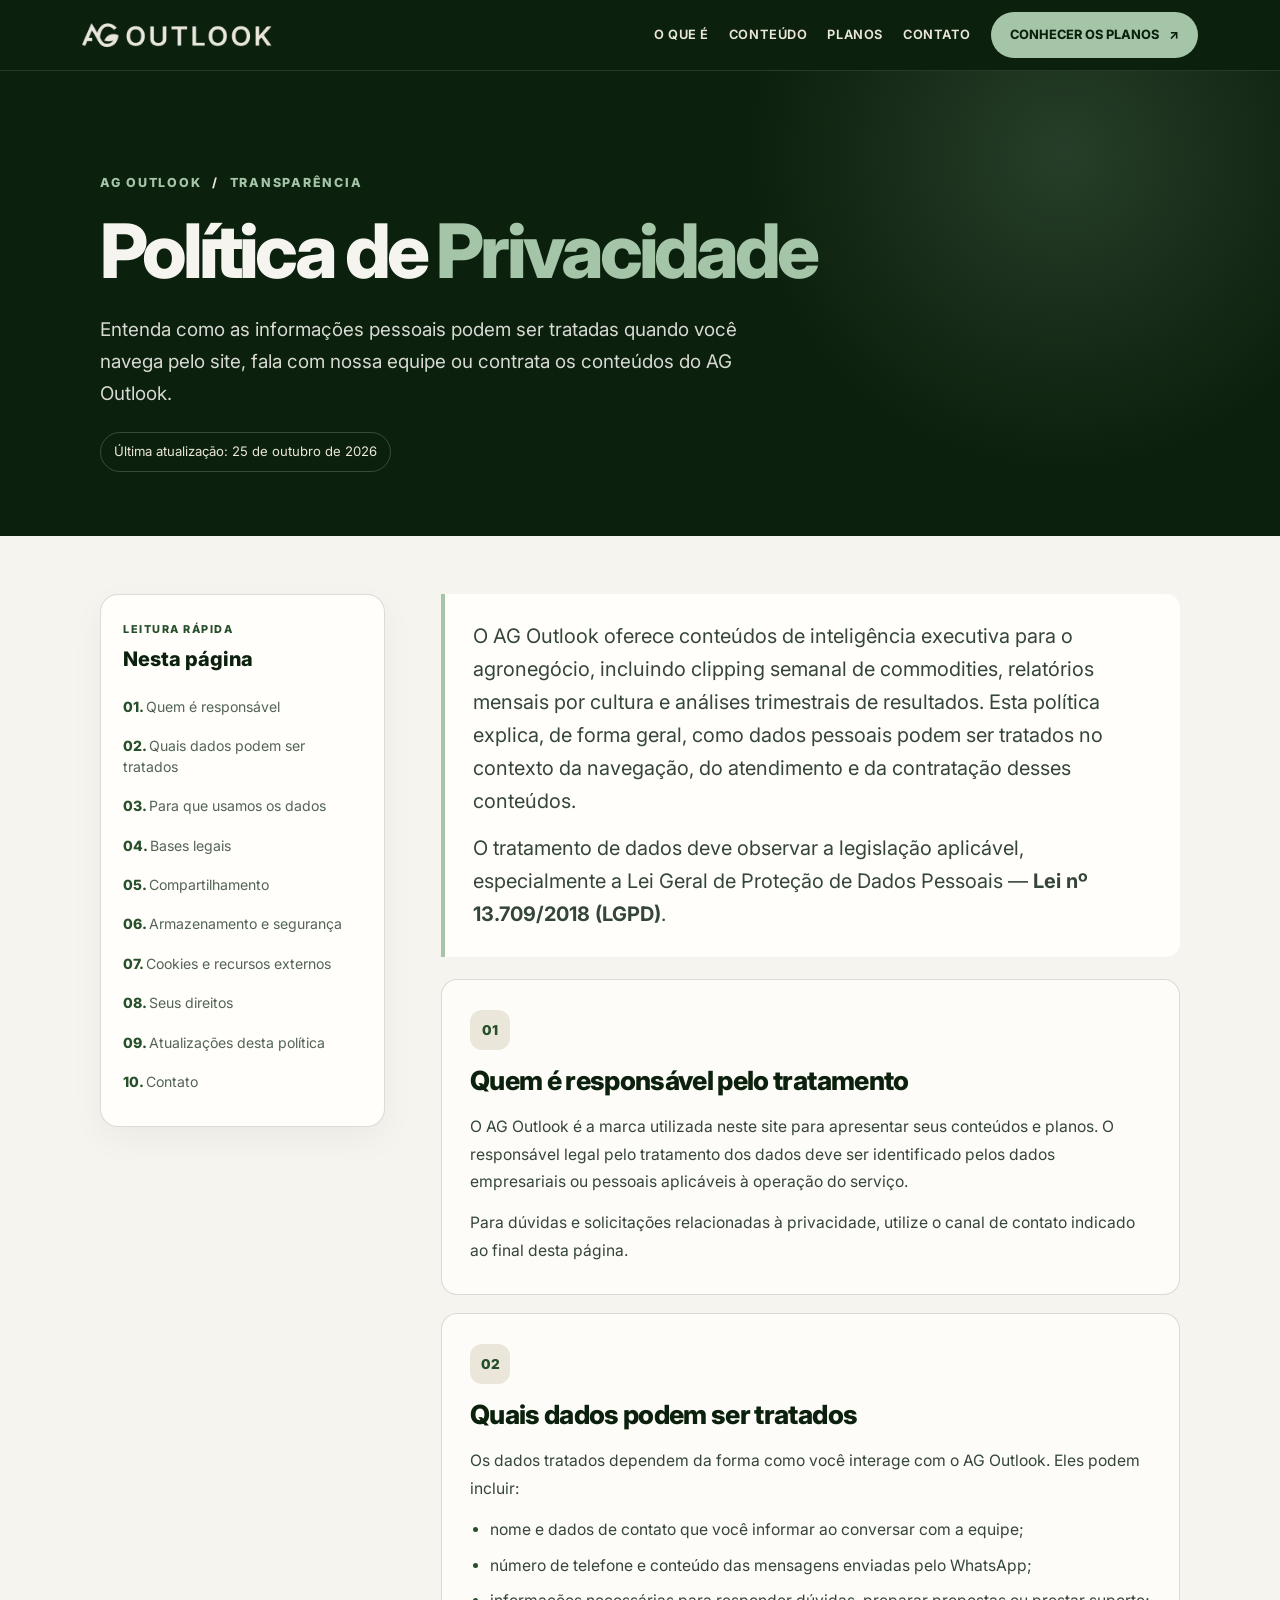
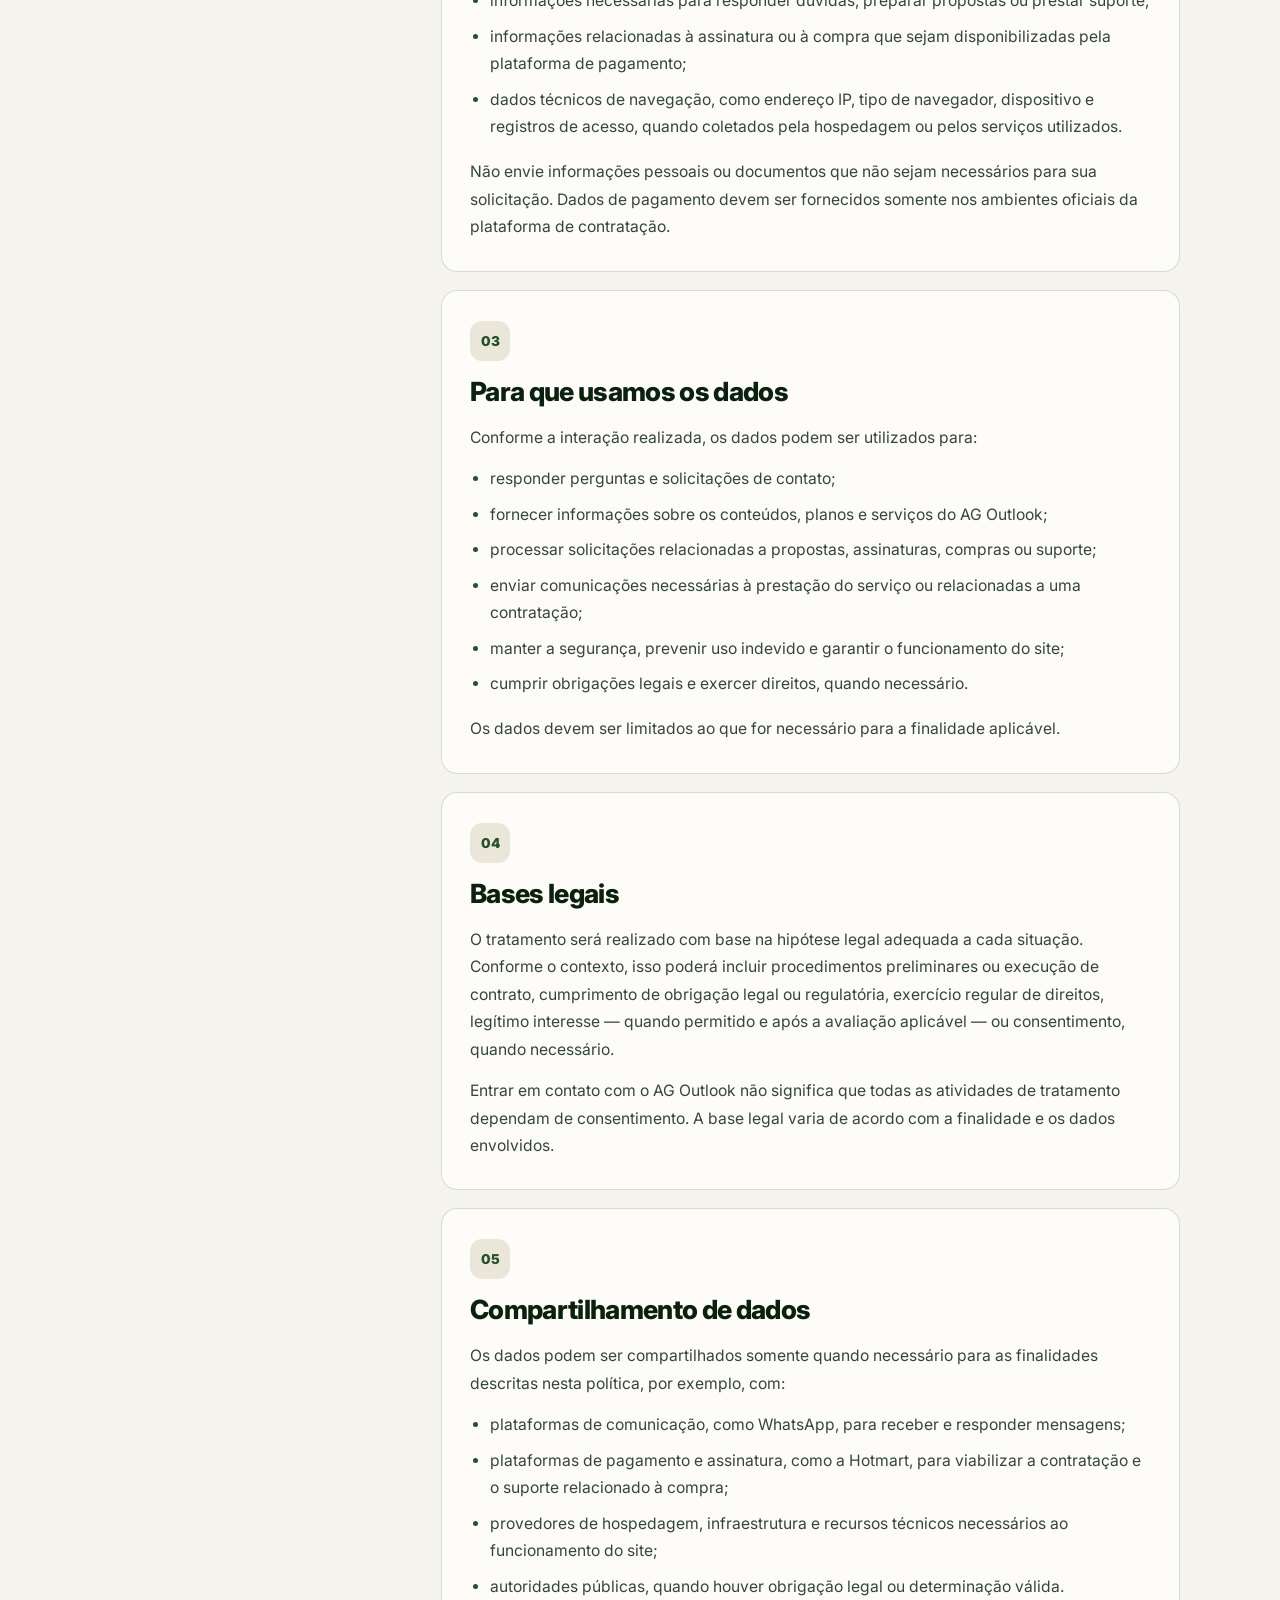
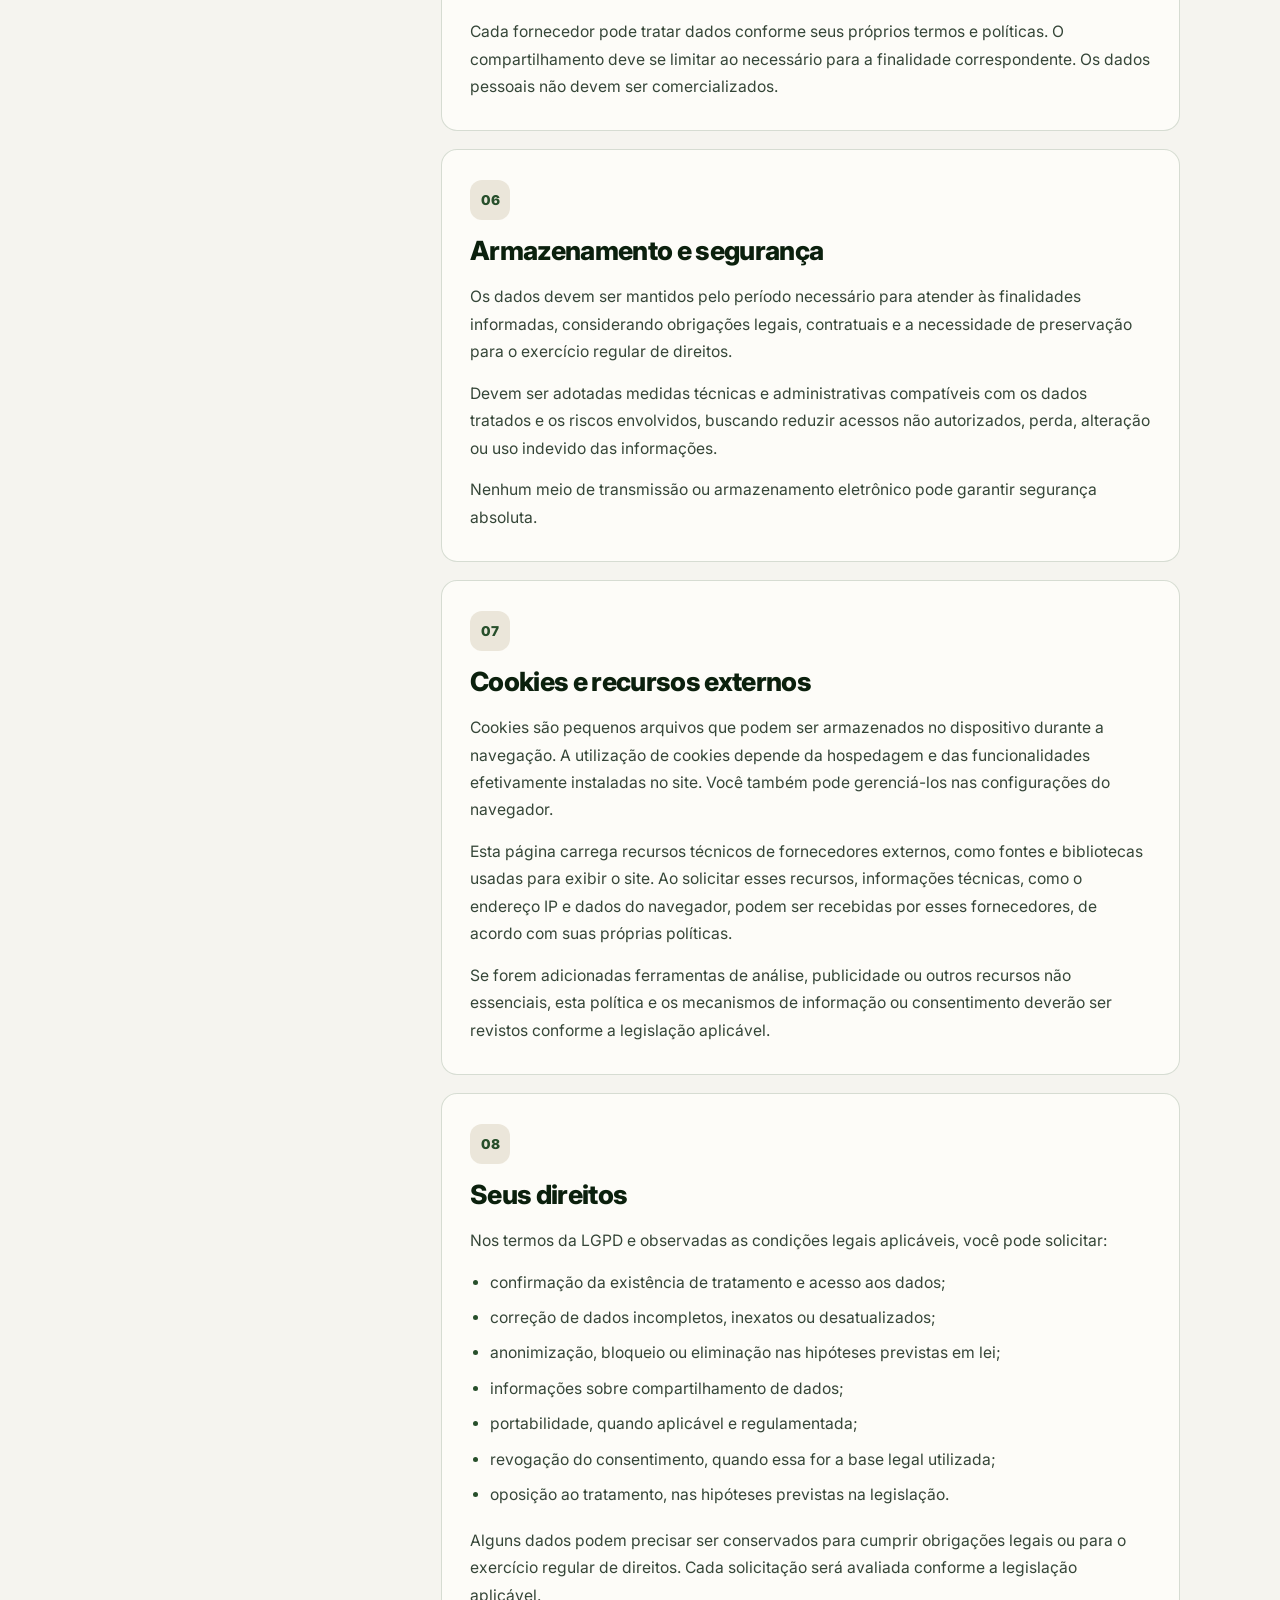
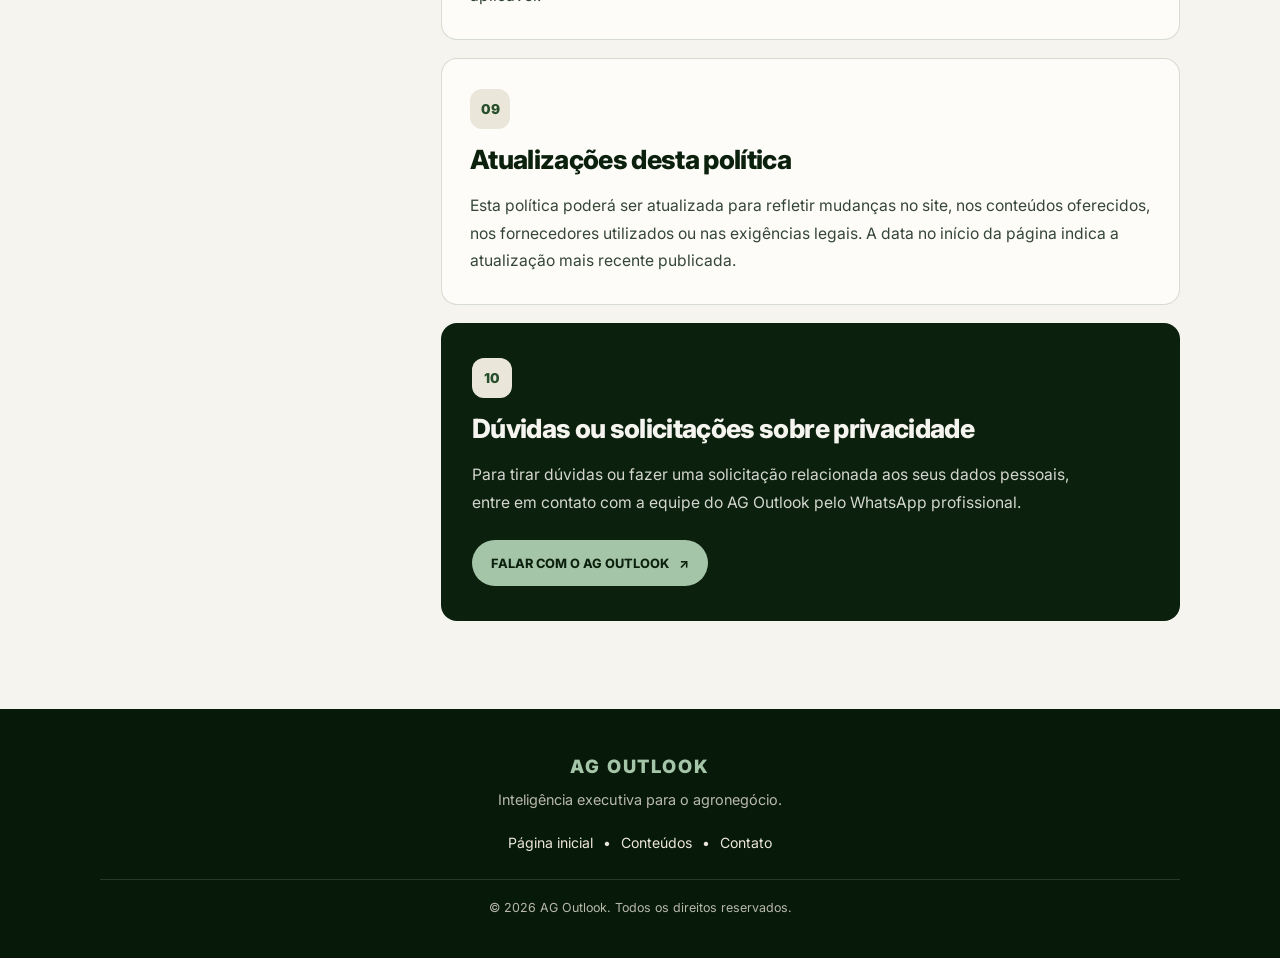
<file: politica.html>
<!DOCTYPE html>
<html lang="pt-BR">
<head>
    <meta charset="UTF-8">
    <meta name="viewport" content="width=device-width, initial-scale=1.0">
    <title>Política de Privacidade | AG Outlook</title>
    <meta name="author" content="AG Outlook">
    <meta name="description" content="Saiba como o AG Outlook trata dados pessoais durante a navegação, o contato, a assinatura de conteúdos e o atendimento aos usuários.">
    <meta name="robots" content="index, follow">

    <link rel="icon" type="image/x-icon" href="imagens/favicon.svg">
    <link rel="preconnect" href="https://fonts.googleapis.com">
    <link rel="preconnect" href="https://fonts.gstatic.com" crossorigin>
    <link href="https://fonts.googleapis.com/css2?family=Inter:wght@400..800&display=swap" rel="stylesheet">
    <link href="https://cdn.jsdelivr.net/npm/bootstrap@5.3.8/dist/css/bootstrap.min.css" rel="stylesheet">
    <link rel="stylesheet" href="css/style.css">
</head>
<body>
    <header class="site-header">
        <nav class="navbar navbar-expand-sm policy-nav" aria-label="Navegação principal">
            <div class="container policy-nav-container">
                <a class="navbar-brand policy-brand" href="index.html" aria-label="AG Outlook — página inicial">
                    <img src="imagens/logo.webp" alt="AG Outlook" class="policy-logo" width="220" height="70">
                </a>

                <button class="navbar-toggler policy-toggler" type="button" data-bs-toggle="collapse"
                    data-bs-target="#menuPolitica" aria-controls="menuPolitica" aria-expanded="false"
                    aria-label="Abrir ou fechar menu de navegação">
                    <span class="navbar-toggler-icon"></span>
                </button>

                <div class="collapse navbar-collapse" id="menuPolitica">
                    <ul class="navbar-nav ms-auto align-items-sm-center">
                        <li class="nav-item"><a class="nav-link" href="index.html#apresentacao">O QUE É</a></li>
                        <li class="nav-item"><a class="nav-link" href="index.html#conteudo">CONTEÚDO</a></li>
                        <li class="nav-item"><a class="nav-link" href="index.html#planos">PLANOS</a></li>
                        <li class="nav-item"><a class="nav-link" href="index.html#rodape">CONTATO</a></li>
                        <li class="nav-item policy-nav-cta-item">
                            <a class="policy-nav-cta" href="index.html#planos">CONHECER OS PLANOS <span aria-hidden="true">↗</span></a>
                        </li>
                    </ul>
                </div>
            </div>
        </nav>
    </header>

    <main class="policy-main">
        <section class="policy-hero" aria-labelledby="policy-title">
            <div class="container policy-container">
                <p class="policy-eyebrow">AG OUTLOOK <span aria-hidden="true">/</span> TRANSPARÊNCIA</p>
                <h1 id="policy-title">Política de <span>Privacidade</span></h1>
                <p class="policy-hero-description">Entenda como as informações pessoais podem ser tratadas quando você navega pelo site, fala com nossa equipe ou contrata os conteúdos do AG Outlook.</p>
                <p class="policy-updated">Última atualização: 25 de outubro de 2026</p>
            </div>
        </section>

        <div class="container policy-container policy-layout">
            <aside class="policy-index" aria-labelledby="index-title">
                <p class="policy-index-kicker">LEITURA RÁPIDA</p>
                <h2 id="index-title">Nesta página</h2>
                <ol>
                    <li><a href="#responsavel">Quem é responsável</a></li>
                    <li><a href="#dados">Quais dados podem ser tratados</a></li>
                    <li><a href="#finalidades">Para que usamos os dados</a></li>
                    <li><a href="#bases-legais">Bases legais</a></li>
                    <li><a href="#compartilhamento">Compartilhamento</a></li>
                    <li><a href="#armazenamento">Armazenamento e segurança</a></li>
                    <li><a href="#cookies">Cookies e recursos externos</a></li>
                    <li><a href="#direitos">Seus direitos</a></li>
                    <li><a href="#atualizacoes">Atualizações desta política</a></li>
                    <li><a href="#contato-privacidade">Contato</a></li>
                </ol>
            </aside>

            <div class="policy-content">
                <div class="policy-intro">
                    <p>O AG Outlook oferece conteúdos de inteligência executiva para o agronegócio, incluindo clipping semanal de commodities, relatórios mensais por cultura e análises trimestrais de resultados. Esta política explica, de forma geral, como dados pessoais podem ser tratados no contexto da navegação, do atendimento e da contratação desses conteúdos.</p>
                    <p>O tratamento de dados deve observar a legislação aplicável, especialmente a Lei Geral de Proteção de Dados Pessoais — <strong>Lei nº 13.709/2018 (LGPD)</strong>.</p>
                </div>

                <section class="policy-section" id="responsavel">
                    <span class="policy-number">01</span>
                    <h2>Quem é responsável pelo tratamento</h2>
                    <p>O AG Outlook é a marca utilizada neste site para apresentar seus conteúdos e planos. O responsável legal pelo tratamento dos dados deve ser identificado pelos dados empresariais ou pessoais aplicáveis à operação do serviço.</p>
                    <p>Para dúvidas e solicitações relacionadas à privacidade, utilize o canal de contato indicado ao final desta página.</p>
                    <!-- Antes de publicar, informe a razão social/nome legal e o CPF/CNPJ do controlador, conforme aplicável. -->
                </section>

                <section class="policy-section" id="dados">
                    <span class="policy-number">02</span>
                    <h2>Quais dados podem ser tratados</h2>
                    <p>Os dados tratados dependem da forma como você interage com o AG Outlook. Eles podem incluir:</p>
                    <ul>
                        <li>nome e dados de contato que você informar ao conversar com a equipe;</li>
                        <li>número de telefone e conteúdo das mensagens enviadas pelo WhatsApp;</li>
                        <li>informações necessárias para responder dúvidas, preparar propostas ou prestar suporte;</li>
                        <li>informações relacionadas à assinatura ou à compra que sejam disponibilizadas pela plataforma de pagamento;</li>
                        <li>dados técnicos de navegação, como endereço IP, tipo de navegador, dispositivo e registros de acesso, quando coletados pela hospedagem ou pelos serviços utilizados.</li>
                    </ul>
                    <p>Não envie informações pessoais ou documentos que não sejam necessários para sua solicitação. Dados de pagamento devem ser fornecidos somente nos ambientes oficiais da plataforma de contratação.</p>
                </section>

                <section class="policy-section" id="finalidades">
                    <span class="policy-number">03</span>
                    <h2>Para que usamos os dados</h2>
                    <p>Conforme a interação realizada, os dados podem ser utilizados para:</p>
                    <ul>
                        <li>responder perguntas e solicitações de contato;</li>
                        <li>fornecer informações sobre os conteúdos, planos e serviços do AG Outlook;</li>
                        <li>processar solicitações relacionadas a propostas, assinaturas, compras ou suporte;</li>
                        <li>enviar comunicações necessárias à prestação do serviço ou relacionadas a uma contratação;</li>
                        <li>manter a segurança, prevenir uso indevido e garantir o funcionamento do site;</li>
                        <li>cumprir obrigações legais e exercer direitos, quando necessário.</li>
                    </ul>
                    <p>Os dados devem ser limitados ao que for necessário para a finalidade aplicável.</p>
                </section>

                <section class="policy-section" id="bases-legais">
                    <span class="policy-number">04</span>
                    <h2>Bases legais</h2>
                    <p>O tratamento será realizado com base na hipótese legal adequada a cada situação. Conforme o contexto, isso poderá incluir procedimentos preliminares ou execução de contrato, cumprimento de obrigação legal ou regulatória, exercício regular de direitos, legítimo interesse — quando permitido e após a avaliação aplicável — ou consentimento, quando necessário.</p>
                    <p>Entrar em contato com o AG Outlook não significa que todas as atividades de tratamento dependam de consentimento. A base legal varia de acordo com a finalidade e os dados envolvidos.</p>
                </section>

                <section class="policy-section" id="compartilhamento">
                    <span class="policy-number">05</span>
                    <h2>Compartilhamento de dados</h2>
                    <p>Os dados podem ser compartilhados somente quando necessário para as finalidades descritas nesta política, por exemplo, com:</p>
                    <ul>
                        <li>plataformas de comunicação, como WhatsApp, para receber e responder mensagens;</li>
                        <li>plataformas de pagamento e assinatura, como a Hotmart, para viabilizar a contratação e o suporte relacionado à compra;</li>
                        <li>provedores de hospedagem, infraestrutura e recursos técnicos necessários ao funcionamento do site;</li>
                        <li>autoridades públicas, quando houver obrigação legal ou determinação válida.</li>
                    </ul>
                    <p>Cada fornecedor pode tratar dados conforme seus próprios termos e políticas. O compartilhamento deve se limitar ao necessário para a finalidade correspondente. Os dados pessoais não devem ser comercializados.</p>
                </section>

                <section class="policy-section" id="armazenamento">
                    <span class="policy-number">06</span>
                    <h2>Armazenamento e segurança</h2>
                    <p>Os dados devem ser mantidos pelo período necessário para atender às finalidades informadas, considerando obrigações legais, contratuais e a necessidade de preservação para o exercício regular de direitos.</p>
                    <p>Devem ser adotadas medidas técnicas e administrativas compatíveis com os dados tratados e os riscos envolvidos, buscando reduzir acessos não autorizados, perda, alteração ou uso indevido das informações.</p>
                    <p>Nenhum meio de transmissão ou armazenamento eletrônico pode garantir segurança absoluta.</p>
                </section>

                <section class="policy-section" id="cookies">
                    <span class="policy-number">07</span>
                    <h2>Cookies e recursos externos</h2>
                    <p>Cookies são pequenos arquivos que podem ser armazenados no dispositivo durante a navegação. A utilização de cookies depende da hospedagem e das funcionalidades efetivamente instaladas no site. Você também pode gerenciá-los nas configurações do navegador.</p>
                    <p>Esta página carrega recursos técnicos de fornecedores externos, como fontes e bibliotecas usadas para exibir o site. Ao solicitar esses recursos, informações técnicas, como o endereço IP e dados do navegador, podem ser recebidas por esses fornecedores, de acordo com suas próprias políticas.</p>
                    <p>Se forem adicionadas ferramentas de análise, publicidade ou outros recursos não essenciais, esta política e os mecanismos de informação ou consentimento deverão ser revistos conforme a legislação aplicável.</p>
                </section>

                <section class="policy-section" id="direitos">
                    <span class="policy-number">08</span>
                    <h2>Seus direitos</h2>
                    <p>Nos termos da LGPD e observadas as condições legais aplicáveis, você pode solicitar:</p>
                    <ul>
                        <li>confirmação da existência de tratamento e acesso aos dados;</li>
                        <li>correção de dados incompletos, inexatos ou desatualizados;</li>
                        <li>anonimização, bloqueio ou eliminação nas hipóteses previstas em lei;</li>
                        <li>informações sobre compartilhamento de dados;</li>
                        <li>portabilidade, quando aplicável e regulamentada;</li>
                        <li>revogação do consentimento, quando essa for a base legal utilizada;</li>
                        <li>oposição ao tratamento, nas hipóteses previstas na legislação.</li>
                    </ul>
                    <p>Alguns dados podem precisar ser conservados para cumprir obrigações legais ou para o exercício regular de direitos. Cada solicitação será avaliada conforme a legislação aplicável.</p>
                </section>

                <section class="policy-section" id="atualizacoes">
                    <span class="policy-number">09</span>
                    <h2>Atualizações desta política</h2>
                    <p>Esta política poderá ser atualizada para refletir mudanças no site, nos conteúdos oferecidos, nos fornecedores utilizados ou nas exigências legais. A data no início da página indica a atualização mais recente publicada.</p>
                </section>

                <section class="policy-section policy-contact" id="contato-privacidade">
                    <span class="policy-number">10</span>
                    <h2>Dúvidas ou solicitações sobre privacidade</h2>
                    <p>Para tirar dúvidas ou fazer uma solicitação relacionada aos seus dados pessoais, entre em contato com a equipe do AG Outlook pelo WhatsApp profissional.</p>
                    <a class="policy-contact-button" href="https://wa.me/554184987979?text=Ol%C3%A1%21%20Gostaria%20de%20fazer%20uma%20solicita%C3%A7%C3%A3o%20relacionada%20%C3%A0%20privacidade%20dos%20meus%20dados." target="_blank" rel="noopener noreferrer">FALAR COM O AG OUTLOOK <span aria-hidden="true">↗</span></a>
                </section>
            </div>
        </div>
    </main>

    <footer class="policy-footer" id="rodape">
        <div class="container policy-container">
            <a href="index.html" class="footer-brand">AG OUTLOOK</a>
            <p>Inteligência executiva para o agronegócio.</p>
            <div class="footer-links">
                <a href="index.html">Página inicial</a>
                <span aria-hidden="true">•</span>
                <a href="index.html#conteudo">Conteúdos</a>
                <span aria-hidden="true">•</span>
                <a href="index.html#rodape">Contato</a>
            </div>
            <p class="footer-copy">© 2026 AG Outlook. Todos os direitos reservados.</p>
        </div>
    </footer>

    <script src="https://cdn.jsdelivr.net/npm/bootstrap@5.3.8/dist/js/bootstrap.bundle.min.js" defer></script>
</body>
</html>
</file>
<file: css/style.css>
* {
    padding: 0;
    margin: 0;
}

body {
    background-color: #F5F4EF;
    font-family: "inter";
}

main{
    max-width: 1300px;
}

.text_claro {
    color: #F5F4EF;
    font-weight: 500;
    letter-spacing: 1px;
    line-height: 18px;
}

.text_vdclaro {
    color: #274F2B;
    font-weight: 500;
    line-height: 18px;
}

.text_verde {
    color: #0B200D;
    font-weight: 500;
    line-height: 18px;
}

.number {
    font-weight: 800;
    color: #A5C5A8;
    font-size: 25px;
    line-height: 10px;
}

.btn {
    background-color: #A5C5A8;
    border-radius: 20px;
    border: none;
    padding: 8px;
    transition: background-color 0.3s ease;
}

.btn:hover {
    background-color: #EBE6DA;
    transform: scale(1.06);
    transition: 0.3s ease;
}

.btn {
    color: #0B200D;
    text-decoration: none;
    font-family: "inter";
    font-weight: 600;
    transition: color 0.3s ease;
}

/* HERO */

.hero {
    background-image: url("../imagens/hero.webp");
    background-size: cover;
    background-position: center;
    background-repeat: no-repeat;

    min-height: 500px;
    font-family: "inter";
}

.dest_text {
    color: #A5C5A8;
    font-weight: 700;
}

.dest_tit1 {
    color: #F5F4EF;
    font-weight: 800;
    margin-bottom: 0;
    font-size: 30px;
}

.dest_tit2 {
    color: #A5C5A8;
    font-weight: 800;
    margin-top: 0;
    font-size: 30px;
}

.nav-link {
    color: #EBE6DA;
    font-weight: 500;
    letter-spacing: 1px;
}

.nav-link:hover {
    color: #EBE6DA;
    transform: scale(1.1);
}
.btnnav{
    display: inline-flex;
    align-items: center;
    justify-content: center;
    background-color: #EBE6DA;
    border-radius: 20px;
    border: none;
    padding: 8px 12px;
    color: #0B200D;
    text-decoration: none;
    font-family: "inter";
    font-weight: 600;
    transition: background-color 0.3s ease, color 0.3s ease;
}

.btnnav:hover {
    background-color: #0B200D;
    color: #EBE6DA;
}

/* APRESENTAÇÃO */

.apresentacao {
    background-color: #0B200D;
}

.tit_apres {
    color: #F5F4EF;
    line-height: 30px;
    font-weight: 800;
}

.dest_apres {
    color: #EBE6DA;
    font-weight: 600;
    letter-spacing: 1px;
    font-size: 20px;
}

/* O QUE MOVE O AGRO */

.move {
    background-color: #EBE6DA;
}

.tit_agro {
    color: #0B200D;
    line-height: 30px;
    font-weight: 800;
    margin-bottom: 0;
}

.dest_agro {
    font-weight: 800;
    color: #274F2B;
}

.dest_card {
    font-weight: 800;
    color: #0B200D;
}

/* FORMATO */

.formato {
    background-color: #0B200D;
}

.tit_form {
    margin-top: 10px;
    color: #ECE1C6;
    line-height: 30px;
    font-weight: 800;
    margin-bottom: 0;
}

.dest_form {
    font-weight: 700;
    color: #EBE6DA;
}

/* CARD FORMATO */

.card_cont {
    background-color: #EBE6DA;
    border-radius: 5px;
}

.dest_agro {
    font-weight: 800;
    color: #274F2B;
}

.dest_cont {
    font-weight: 700;
    color: #0B200D;
    line-height: 20px;
}

.btnmodal{
    background-color: #EBE6DA;
    border: none;
    font-family: "inter";
    font-weight: 600;
    text-decoration: underline;
    color: #274F2B;
}

.btnmodal:hover{
    color: #0B200D;
}

/* modais */

.modal-content{
    background-color: #EBE6DA;
}

/* PALESTRA */

.tit_pale {
    margin-top: 10px;
    color: #274F2B;
    line-height: 30px;
    font-weight: 800;
    margin-bottom: 0;
}

.dest_pale {
    font-weight: 700;
    color: #0B200D;
}

.card-title {
    color: #EBE6DA;
    font-weight: 800;
    font-size: 20px;
    padding-top: 80px;
    padding-bottom: 10px;
    line-height: 20px;
}

.card-text {
    font-family: "inter";
    color: #EBE6DA;
    font-weight: 500;
    font-size: 15px;
    padding-bottom: 100px;
}

/* IMAGENS DOS CARDS */

.card1 {
    background-image: url("../imagens/palestra1.webp");
    background-size: cover;
    background-position: center;
    background-repeat: no-repeat;

    padding-left: 35px;
    padding-top: 35px;
    margin-bottom: 20px;
    width: 600px;

    box-shadow: 0 6px 10px 0 rgba(0, 0, 0, 0.5),
        0 6px 20px 0 rgba(0, 0, 0, 0.19);
}

.card2 {
    background-image: url("../imagens/palestra2.webp");
    background-size: cover;
    background-position: center;
    background-repeat: no-repeat;

    padding-left: 35px;
    padding-top: 35px;
    margin-bottom: 20px;
    width: 600px;

    box-shadow: 0 6px 10px 0 rgba(0, 0, 0, 0.5),
        0 6px 20px 0 rgba(0, 0, 0, 0.19);
}

.card3 {
    background-image: url("../imagens/palestra3.webp");
    background-size: cover;
    background-position: center;
    background-repeat: no-repeat;

    padding-left: 35px;
    padding-top: 35px;
    margin-bottom: 20px;
    width: 600px;

    box-shadow: 0 6px 10px 0 rgba(0, 0, 0, 0.5),
        0 6px 20px 0 rgba(0, 0, 0, 0.19);
}

.btnpal {
    width: 350px;
    padding: 8px 12px;
}

/* CARROSSEL */

.palestra-carousel {
    display: flex;
    align-items: center;
    justify-content: center;
    gap: 25px;
    width: 100%;
}

.palestra-viewport {
    position: relative;
    width: 600px;
    max-width: 100%;
    height: 350px;
    overflow: hidden;
    flex-shrink: 1;
}

.palestra-viewport>.card1,
.palestra-viewport>.card2,
.palestra-viewport>.card3 {
    display: block;
    position: absolute;
    inset: 0;
    width: 100%;
    height: 100%;
    box-sizing: border-box;
    margin-bottom: 0;

    opacity: 0;
    visibility: hidden;
    transition: opacity 0.6s ease, visibility 0.6s ease;
}


.palestra-viewport>.card1.ativo,
.palestra-viewport>.card2.ativo,
.palestra-viewport>.card3.ativo {
    opacity: 1;
    visibility: visible;
}


.palestra-viewport .card-body {
    padding: 0;
}

/* SETAS LATERAIS */

.seta-palestra {
    border: none;
    background: transparent;
    color: #274F2B;
    font-size: 35px;
    cursor: pointer;
    flex-shrink: 0;
    padding: 5px;
    transition: color 0.3s ease;
}

.seta-palestra:hover {
    color: #0B200D;
}

/* INDICADORES */

.palestra-indicadores {
    display: flex;
    justify-content: center;
    align-items: center;
    gap: 8px;
    width: 100%;
    margin-top: 12px;
}

.indicador {
    width: 9px;
    height: 9px;
    padding: 0;
    border: none;
    border-radius: 50%;
    background-color: #8C9C91;
    cursor: pointer;
}

.indicador.ativo {
    background-color: #274F2B;
}

/* VANTAGEM */

.vantagem {
    background-color: #EBE6DA;
}

.dest_menor {
    font-weight: 700;
    color: #0B200D;
    font-size: 20px;
    line-height: 10px;
}

.dest_maior {
    font-weight: 700;
    color: #0B200D;
    font-size: 40px;
}

.imgvant{
    width: 30px;
    padding-bottom: 10px;
    padding-top: 10px;
}

/* EXEMPLO */

.exemplo {
    background-color: #0B200D;
}

.tit_exem {
    font-weight: 700;
    color: #EBE6DA;
}

.ex2 {
    border-left: solid 2px #EBE6DA;
}

/* PUBLICO */

.publico {
    background-color: #EBE6DA;
}

.dest_pub {
    color: #274F2B;
    font-weight: 800;
    line-height: 15px;
}

.bordpub {
    border-right: solid 1px #274F2B;
    border-left: solid 1px #274F2B;
    margin-bottom: 10px;
}

/* PLANO */

.plano {
    background-image: url("../imagens/plano.webp");
    background-size: cover;
    background-position: center;
    background-repeat: no-repeat;

    min-height: 500px;
}

.bronze {
    background-color: #4E2C15;
    color: #F3D9BE;
    width: 250px;
    box-shadow: 0 6px 10px 0 rgba(0, 0, 0, 0.5), 0 6px 20px 0 rgba(0, 0, 0, 0.19);
}

.prata {
    background-color: #404B4E;
    color: #E5E6E6;
    width: 250px;
    box-shadow: 0 6px 10px 0 rgba(0, 0, 0, 0.5), 0 6px 20px 0 rgba(0, 0, 0, 0.19);
}

.ouro {
    background-color: #554520;
    color: #FBEDA9;
    width: 250px;
    box-shadow: 0 6px 10px 0 rgba(0, 0, 0, 0.5), 0 6px 20px 0 rgba(0, 0, 0, 0.19);
}

.diamante {
    background-color: #040F10;
    color: #F5F4EF;
    width: 250px;
    box-shadow: 0 6px 10px 0 rgba(0, 0, 0, 0.5), 0 6px 20px 0 rgba(0, 0, 0, 0.19);
}

.dest_bronze {
    font-weight: 800;
    font-size: 20px;
}

.text_bronze {
    font-weight: 500;
    letter-spacing: 1px;
}

.valor_bronze {
    font-weight: 800;
    font-size: 25px;
}

/* botões */

/* bronze */

.btnbronze {
    background-color: #F3D9BE;
    border-radius: 20px;
    border: none;
    padding: 8px;
    transition: background-color 0.3s ease;
    padding: 8px 12px;
}

.btnbronze {
    color: #4E2C15;
    text-decoration: none;
    font-family: "inter";
    font-weight: 600;
    transition: color 0.3s ease;
    padding: 8px 12px;
}

.btnbronze:hover {
    background-color: #2C1607;
    transform: scale(1.06);
    transition: 0.3s ease;
    padding: 8px 12px;
}

.btnbronze:hover{
    color: #F3D9BE;
    padding: 8px 12px;
}

/* prata */
.btnprata {
    background-color: #E5E6E6;
    border-radius: 20px;
    border: none;
    padding: 8px;
    transition: background-color 0.3s ease;
    padding: 8px 12px;
}

.btnprata {
    color: #404B4E;
    text-decoration: none;
    font-family: "inter";
    font-weight: 600;
    transition: color 0.3s ease;
    padding: 8px 12px;
}

.btnprata:hover {
    background-color: #1D2C30;
    transform: scale(1.06);
    transition: 0.3s ease;
    padding: 8px 12px;
}

.btnprata:hover{
    color: #E5E6E6;
    padding: 8px 12px;
}

/* ouro */
.btnouro {
    background-color: #FBEDA9;
    border-radius: 20px;
    border: none;
    padding: 8px;
    transition: background-color 0.3s ease;
    padding: 8px 12px;
}

.btnouro {
    color: #554520;
    text-decoration: none;
    font-family: "inter";
    font-weight: 600;
    transition: color 0.3s ease;
    padding: 8px 12px;
}

.btnouro:hover {
    background-color: #31260C;
    transform: scale(1.06);
    transition: 0.3s ease;
    padding: 8px 12px;
}

.btnouro:hover {
    color: #FBEDA9;
    padding: 8px 12px;
}

/* diamante */
.btndia {
    background-color: #F5F4EF;
    border-radius: 20px;
    border: none;
    padding: 8px;
    transition: background-color 0.3s ease;
    padding: 8px 12px;
}

.btndia {
    color: #040F10;
    text-decoration: none;
    font-family: "inter";
    font-weight: 600;
    transition: color 0.3s ease;
    padding: 8px 12px;
}

.btndia:hover {
    background-color: #000000;
    transform: scale(1.06);
    transition: 0.3s ease;
    padding: 8px 12px;
}

.btndia:hover {
    color: #F5F4EF;
    padding: 8px 12px;
}

/* RODAPÉ */

.rodape {
    background-image: url("../imagens/footer.webp");
    background-size: cover;
    background-position: center;
    background-repeat: no-repeat;

    min-height: 250px;
}

.tit_footer {
    color: #F5F4EF;
    line-height: 25px;
    font-weight: 800;
}

.btnrod {
    width: 350px;
    padding: 0px;
    height: 40px;
    padding: 8px 12px;
}

.footer-legal {
    width: 100%;
    margin-top: 20px;
    margin-bottom: 10px;
    text-align: center;
    color: #EBE6DA;
    font-size: 12px;
    font-weight: 400;
}

.footer-legal a {
    color: #A5C5A8;
    text-decoration: none;
    transition: color 0.3s ease;
}

.footer-legal a:hover {
    color: #F5F4EF;
    text-decoration: underline;
}

@media (min-width: 374px) {

    .navbar-toggler-icon {
        background-image: url("data:image/svg+xml,%3csvg xmlns='http://www.w3.org/2000/svg' viewBox='0 0 30 30'%3e%3cpath stroke='%23EBE6DA' stroke-linecap='round' stroke-miterlimit='10' stroke-width='2' d='m4 7h22M4 15h22M4 23h22'/%3e%3c/svg%3e");
    }

    .navbar-toggler {
        border: 2px solid #EBE6DA;
    }

    .nav-link:hover {
        color: #EBE6DA;
        transform: scale(1);
        text-decoration: underline;
    }

    .logoimg {
        width: 180px;
    }

    .card_agro1 {
        border: #0B200D;
        border-right: solid 2px;
    }

    .card_agro3 {
        border: #0B200D;
        border-right: solid 2px;
    }

    .card_agro5 {
        border: #0B200D;
        border-right: solid 2px;
    }

    .card_cont {
        background-color: #EBE6DA;
        width: 250px;
        border-radius: 5px;
        margin-top: 10px;
    }

    .dest_menor {
        font-weight: 700;
        color: #0B200D;
        font-size: 20px;
        line-height: 10px;
        margin-left: 85px;
    }

    .dest_maior {
        font-weight: 700;
        color: #0B200D;
        font-size: 40px;
        margin-left: 85px;
    }

    .btnrod {
        width: 350px;
        padding: 0px;
        height: 40px;
        margin-top: 0px;
        margin-left: 10px;
    }

    .dest_tit1 {
        font-size: 34px;
        line-height: 35px;
    }

    .dest_tit2 {
        font-size: 34px;
        line-height: 35px;
    }

    .tit_apres {
        font-size: 28px;
    }

    .tit_agro {
        font-size: 28px;
    }

    .tit_form {
        font-size: 28px;
    }

    .tit_pale {
        font-size: 28px;
    }

    .tit_exem {
        font-size: 28px;
        line-height: 30px;
    }

    .tit_footer {
        font-size: 25px;
        line-height: 30px;
    }
}

@media (min-width: 576px) {


     .btnbronze{
        margin-top: 20px;
    }
    .btnprata{
        margin-top: 45px;
    }

    .btnouro{
        margin-top: 45px;
    }

    .logoimg {
        width: 150px;
    }

    .nav-link {
        color: #EBE6DA;
        font-weight: 500;
        letter-spacing: 0px;
    }

    .nav-link:hover {
        color: #EBE6DA;
        transform: scale(1.1);
        text-decoration: none;
    }

    .btnnav {
        background-color: #EBE6DA;
        border-radius: 20px;
        border: none;
       padding: 8px 12px;
        transition: background-color 0.3s ease;
    }

    .card_cont {
        background-color: #EBE6DA;
        width: 300px;
        border-radius: 5px;
        margin-top: 10px;
    }

    .dest_menor {
        font-size: 25px;
        margin-left: 170px;
    }

    .dest_maior {
        font-size: 45px;
        margin-left: 170px;
    }

    .dest_tit1 {
        font-size: 38px;
        line-height: 35px;
    }

    .dest_tit2 {
        font-size: 38px;
        line-height: 35px;
    }

    .tit_apres {
        font-size: 30px;
    }

    .tit_agro {
        font-size: 30px;
    }

    .tit_form {
        font-size: 30px;
    }

    .tit_pale {
        font-size: 30px;
    }

    .tit_exem {
        font-size: 30px;
        line-height: 30px;
    }

    .tit_footer {
        font-size: 30px;
        line-height: 32px;
    }
}

@media (min-width: 768px) {

    #trimestral2{
        margin-top: 20px;
    }

    #semanal2{
        margin-top: 55px;
    }

     .btnbronze{
        margin-top: 20px;
    }
    .btnprata{
        margin-top: 45px;
    }

    .btnouro{
        margin-top: 45px;
    }

    p {
        font-size: 18px;
    }

    .logoimg {
        width: 220px;
        margin-right: 45px;
    }

    .nav-link {
        font-size: 18px;
    }

    .btnnav {
        background-color: #EBE6DA;
        border-radius: 20px;
        border: none;
        padding: 10px;
        transition: background-color 0.3s ease;
    }

    .dest_tit1 {
        font-size: 40px;
        line-height: 40px;
    }

    .dest_tit2 {
        font-size: 40px;
        line-height: 40px;
    }

    .dest_text,
    .dest_agro,
    .dest_form,
    .dest_pale,
    .dest_cont {
        font-size: 21px;
    }

    .text_claro {
        font-size: 18px;
    }

    .text_vdclaro {
        font-size: 18px;
    }

    .text_verde {
        font-size: 18px;
    }

    .card_cont {
        background-color: #EBE6DA;
        width: 235px;
        border-radius: 5px;
        margin-top: 10px;
    }

    .card_agro2 {
        border: #0B200D;
        border-right: solid 2px;
    }

    .card_agro3 {
        border: none;
    }

    .card_agro4 {
        border: #0B200D;
        border-right: solid 2px;
    }

    .dest_menor {
        font-size: 25px;
        margin-left: 10px;
    }

    .dest_maior {
        font-size: 45px;
        margin-left: 10px;
    }

    .bronze {
        width: 300px;
    }

    .prata {
        width: 300px;
    }

    .ouro {
        width: 300px;
    }

    .diamante {
        width: 300px;
    }


    .tit_apres {
        font-size: 32px;
    }

    .tit_agro {
        font-size: 32px;
    }

    .tit_form {
        font-size: 32px;
    }

    .tit_pale {
        font-size: 32px;
    }

    .tit_exem {
        font-size: 32px;
        line-height: 35px;
    }

    .tit_footer {
        font-size: 32px;
        line-height: 35px;
    }
}

@media (min-width: 992px) {

    #trimestral2{
        margin-top: 0px;
    }

    #semanal2{
        margin-top: 40px;
    }

    .btnbronze{
        margin-top: 20px;
    }
    .btnprata{
        margin-top: 45px;
    }

    .btnouro{
        margin-top: 45px;
    }

    p {
        font-size: 20px;
    }

    .text_claro {
        font-size: 20px;
        line-height: 20px;
    }

    .text_vdclaro {
        font-size: 20px;
        line-height: 20px;
    }

    .text_verde {
        font-size: 20px;
        line-height: 20px;
    }

    .dest_text,
    .dest_agro,
    .dest_form,
    .dest_pale,
    .dest_cont {
        font-size: 22px;
    }

    .nav-link {
        font-size: 20px;
    }

    .btnnav {
        font-size: 20px;
    }

    .btn {
        font-size: 20px;
    }

    .dest_apres {
        font-size: 22px;
    }

    .logoimg {
        width: 250px;
        margin-right: 150px;
        margin-left: 10px;
    }

    .card_cont {
        width: 300px;
    }

    .palestra-viewport {
        width: 100%;
        height: 300px;
    }

    .palestra-viewport>.card1,
    .palestra-viewport>.card2,
    .palestra-viewport>.card3 {
        width: 100%;
        padding: 20px;
        background-position: center;
        background-size: cover;
    }

    .palestra-viewport .card-title {
        font-size: 35px;
        padding-top: 45px;
        padding-bottom: 8px;
        line-height: 30px;
    }

    .palestra-viewport .card-text {
        font-size: 25px;
        padding-bottom: 40px;
    }

    .btnpal {
        width: 450px;
        height: 50px;
    }

    .dest_menor {
        font-size: 30px;
        margin-left: 10px;
    }

    .dest_maior {
        font-size: 55px;
        margin-left: 10px;
    }

    .bronze {
        width: 350px;
    }

    .prata {
        width: 350px;
    }

    .ouro {
        width: 350px;
    }

    .diamante {
        width: 350px;
    }

    .dest_tit1 {
        font-size: 45px;
        line-height: 50px;
    }

    .dest_tit2 {
        font-size: 45px;
        line-height: 50px;
    }

    .tit_apres {
        font-size: 34px;
    }

    .tit_agro {
        font-size: 34px;
    }

    .tit_form {
        font-size: 34px;
    }

    .tit_pale {
        font-size: 34px;
    }

    .tit_exem {
        font-size: 34px;
        line-height: 38px;
    }

    .tit_footer {
        font-size: 34px;
        line-height: 38px;
    }

    .dest_pub {
        line-height: 20px;
    }

    .dest_bronze {
        font-size: 25px;
    }

    .btnouro,
    .btnbronze,
    .btnprata,
    .btndia {
        font-size: 20px;
    }

    .btnrod {
        width: 400px;
        padding: 0px;
        height: 50px;
    }
}

@media (min-width: 1200px) {

    .btnbronze{
        margin-top: 20px;
    }
    .btnprata{
        margin-top: 80px;
    }

    .btnouro{
        margin-top: 80px;
    }
    .bronze {
        width: 270px;
    }

    .prata {
        width: 270px;
    }

    .ouro {
        width: 270px;
    }

    .diamante {
        width: 270px;
    }

    .card_cont {
        width: 360px;
    }

    .palestra-viewport {
        width: 100%;
        height: 370px;
    }

    .palestra-viewport>.card1,
    .palestra-viewport>.card2,
    .palestra-viewport>.card3 {
        width: 100%;
        padding: 20px;
        background-position: center;
        background-size: cover;
    }

    .palestra-viewport .card-title {
        font-size: 35px;
        padding-top: 80px;
        padding-bottom: 8px;
        line-height: 30px;
    }

    .palestra-viewport .card-text {
        font-size: 25px;
        padding-bottom: 40px;
    }

    .logoimg {
        width: 260px;
        margin-right: 350px;
        margin-left: 10px;
    }

    #trimestral2{
        margin-top: 20px;
    }

    #semanal2{
        margin-top: 40px;
    }
}


/* =========================================
   ACESSIBILIDADE — ÁREAS CLICÁVEIS
   ========================================= */

/* Menu mobile */
.navbar-toggler {
    min-width: 48px;
    min-height: 48px;
    display: inline-flex;
    align-items: center;
    justify-content: center;
    box-sizing: border-box;
}

/* Links da navegação */
.navbar-nav .nav-link {
    display: inline-flex;
    align-items: center;
    min-height: 48px;
    padding: 12px;
    box-sizing: border-box;
}

/* Botões que contêm links */
.btnnav,
.btn,
.btnpal,
.btnbronze,
.btnprata,
.btnouro,
.btndia,
.btnrod {
    min-height: 48px;
    display: inline-flex;
    align-items: center;
    justify-content: center;
    box-sizing: border-box;
}

/* Botões "Saiba mais" dos cards */
.btnmodal {
    min-height: 48px;
    padding: 12px 16px;
    display: inline-flex;
    align-items: center;
    justify-content: center;
    box-sizing: border-box;
}

/* Setas do carrossel */
.seta-palestra {
    width: 48px;
    min-width: 48px;
    height: 48px;
    min-height: 48px;
    padding: 0;
    display: inline-flex;
    align-items: center;
    justify-content: center;
    box-sizing: border-box;
}

/* Indicadores do carrossel */
.palestra-indicadores {
    gap: 4px;
}

.indicador {
    position: relative;
    width: 48px;
    min-width: 48px;
    height: 48px;
    min-height: 48px;
    padding: 0;
    border: none;
    border-radius: 0;
    background-color: transparent;
    display: inline-flex;
    align-items: center;
    justify-content: center;
    box-sizing: border-box;
}

/* Mantém as bolinhas pequenas visualmente */
.indicador::before {
    content: "";
    display: block;
    width: 9px;
    height: 9px;
    border-radius: 50%;
    background-color: #8C9C91;
}

/* Bolinha ativa */
.indicador.ativo {
    background-color: transparent;
}

.indicador.ativo::before {
    background-color: #274F2B;
}

/* Botões de fechar os modais */
.modal .btn-close {
    width: 48px;
    height: 48px;
    min-width: 48px;
    min-height: 48px;
    padding: 12px;
    box-sizing: border-box;
    background-position: center;
    background-size: 16px;
}

/* Espaçamento entre links do menu */
.navbar-nav {
    gap: 4px;
}

/* Foco visível para navegação por teclado */
a:focus-visible,
button:focus-visible {
    outline: 3px solid #A5C5A8;
    outline-offset: 2px;
}


/* politica */

:root {
    --ag-forest: #0B200D;
    --ag-green: #274F2B;
    --ag-sage: #A5C5A8;
    --ag-cream: #EBE6DA;
    --ag-paper: #F5F4EF;
    --ag-text: #172819;
    --ag-muted: #536455;
    --ag-line: rgba(39, 79, 43, 0.18);
}

html {
    scroll-behavior: smooth;
    scroll-padding-top: 24px;
}

body {
    margin: 0;
    background: var(--ag-paper);
    color: var(--ag-text);
    font-family: "Inter", sans-serif;
    line-height: 1.65;
}

a {
    color: inherit;
}

a:focus-visible,
button:focus-visible {
    outline: 3px solid var(--ag-sage);
    outline-offset: 3px;
}

.site-header {
    position: relative;
    z-index: 10;
    background: var(--ag-forest);
    border-bottom: 1px solid rgba(245, 244, 239, 0.12);
}

.policy-nav {
    padding: 12px 0;
}

.policy-nav-container {
    gap: 24px;
}

.policy-brand {
    display: inline-flex;
    align-items: center;
    margin: 0;
}

.policy-logo {
    display: block;
    width: 190px;
    max-width: 100%;
    height: auto;
    object-fit: contain;
}

.policy-nav .navbar-nav {
    gap: 4px;
}

.policy-nav .nav-link {
    display: inline-flex;
    align-items: center;
    min-height: 44px;
    padding: 10px 12px;
    color: var(--ag-cream);
    font-size: 0.8rem;
    font-weight: 650;
    letter-spacing: 0.045em;
    transition: color 180ms ease;
}

.policy-nav .nav-link:hover {
    color: var(--ag-sage);
}

.policy-nav-cta-item {
    margin-left: 8px;
}

.policy-nav-cta,
.policy-contact-button {
    display: inline-flex;
    align-items: center;
    justify-content: center;
    gap: 10px;
    min-height: 46px;
    padding: 11px 18px;
    border: 1px solid transparent;
    border-radius: 999px;
    background: var(--ag-sage);
    color: var(--ag-forest);
    font-size: 0.8rem;
    font-weight: 750;
    line-height: 1.2;
    text-decoration: none;
    transition: background-color 180ms ease, color 180ms ease, transform 180ms ease;
}

.policy-nav-cta:hover,
.policy-contact-button:hover {
    background: var(--ag-cream);
    color: var(--ag-forest);
    transform: translateY(-1px);
}

.policy-toggler {
    width: 48px;
    height: 48px;
    border: 1px solid rgba(235, 230, 218, 0.55);
    border-radius: 12px;
}

.policy-toggler:focus {
    box-shadow: none;
}

.policy-toggler .navbar-toggler-icon {
    background-image: url("data:image/svg+xml,%3csvg xmlns='http://www.w3.org/2000/svg' viewBox='0 0 30 30'%3e%3cpath stroke='%23EBE6DA' stroke-linecap='round' stroke-miterlimit='10' stroke-width='2' d='m4 7h22M4 15h22M4 23h22'/%3e%3c/svg%3e");
}

.policy-main {
    padding-bottom: 88px;
}

.policy-hero {
    overflow: hidden;
    padding: clamp(56px, 8vw, 104px) 0 64px;
    background:
        radial-gradient(circle at 83% 18%, rgba(165, 197, 168, 0.18), transparent 28%),
        var(--ag-forest);
    color: var(--ag-paper);
}

.policy-container {
    width: min(100% - 40px, 1080px);
    padding-right: 0;
    padding-left: 0;
}

.policy-eyebrow,
.policy-index-kicker {
    margin: 0 0 18px;
    color: var(--ag-sage);
    font-size: 0.78rem;
    font-weight: 800;
    letter-spacing: 0.14em;
}

.policy-eyebrow span {
    padding: 0 6px;
    color: var(--ag-cream);
}

.policy-hero h1 {
    max-width: 800px;
    margin: 0;
    font-size: clamp(2.5rem, 6vw, 4.7rem);
    font-weight: 800;
    letter-spacing: -0.055em;
    line-height: 1.04;
}

.policy-hero h1 span {
    color: var(--ag-sage);
}

.policy-hero-description {
    max-width: 680px;
    margin: 24px 0 22px;
    color: rgba(245, 244, 239, 0.88);
    font-size: clamp(1rem, 2vw, 1.18rem);
    line-height: 1.7;
}

.policy-updated {
    display: inline-flex;
    margin: 0;
    padding: 8px 13px;
    border: 1px solid rgba(245, 244, 239, 0.2);
    border-radius: 999px;
    color: var(--ag-cream);
    font-size: 0.82rem;
}

.policy-layout {
    display: grid;
    grid-template-columns: 285px minmax(0, 1fr);
    align-items: start;
    gap: clamp(26px, 5vw, 56px);
    padding-top: 58px;
}

.policy-index {
    position: sticky;
    top: 24px;
    padding: 26px 22px;
    border: 1px solid var(--ag-line);
    border-radius: 18px;
    background: #fffefa;
    box-shadow: 0 12px 35px rgba(11, 32, 13, 0.045);
}

.policy-index-kicker {
    margin-bottom: 8px;
    color: var(--ag-green);
    font-size: 0.68rem;
}

.policy-index h2 {
    margin: 0 0 18px;
    color: var(--ag-forest);
    font-size: 1.25rem;
    font-weight: 800;
}

.policy-index ol {
    display: grid;
    gap: 3px;
    margin: 0;
    padding: 0;
    list-style: none;
    counter-reset: policy-index;
}

.policy-index li {
    counter-increment: policy-index;
}

.policy-index a {
    display: block;
    padding: 8px 0;
    color: var(--ag-muted);
    font-size: 0.88rem;
    line-height: 1.45;
    text-decoration: none;
    transition: color 180ms ease, padding-left 180ms ease;
}

.policy-index a::before {
    content: counter(policy-index, decimal-leading-zero) ". ";
    color: var(--ag-green);
    font-weight: 800;
}

.policy-index a:hover {
    padding-left: 4px;
    color: var(--ag-forest);
}

.policy-content {
    min-width: 0;
}

.policy-intro {
    margin-bottom: 22px;
    padding: 26px 28px;
    border-left: 4px solid var(--ag-sage);
    border-radius: 0 14px 14px 0;
    background: #fffefa;
}

.policy-intro p {
    margin: 0 0 14px;
    color: #354638;
}

.policy-intro p:last-child {
    margin-bottom: 0;
}

.policy-section {
    position: relative;
    margin-top: 18px;
    padding: 30px 28px;
    border: 1px solid var(--ag-line);
    border-radius: 16px;
    background: rgba(255, 254, 250, 0.78);
    scroll-margin-top: 24px;
}

.policy-number {
    display: inline-flex;
    align-items: center;
    justify-content: center;
    width: 40px;
    height: 40px;
    margin-bottom: 14px;
    border-radius: 12px;
    background: var(--ag-cream);
    color: var(--ag-green);
    font-size: 0.85rem;
    font-weight: 850;
}

.policy-section h2 {
    margin: 0 0 16px;
    color: var(--ag-forest);
    font-size: clamp(1.28rem, 2.2vw, 1.65rem);
    font-weight: 800;
    letter-spacing: -0.025em;
    line-height: 1.25;
}

.policy-section p,
.policy-section li {
    color: #354638;
    font-size: 0.98rem;
    line-height: 1.75;
}

.policy-section p {
    margin: 0 0 14px;
}

.policy-section p:last-child {
    margin-bottom: 0;
}

.policy-section ul {
    display: grid;
    gap: 8px;
    margin: 12px 0 18px;
    padding-left: 1.25rem;
}

.policy-section li::marker {
    color: var(--ag-green);
}

.policy-contact {
    padding: 34px 30px;
    border-color: transparent;
    background: var(--ag-forest);
}

.policy-contact h2 {
    color: var(--ag-paper);
}

.policy-contact p {
    max-width: 620px;
    color: rgba(245, 244, 239, 0.86);
}

.policy-contact-button {
    margin-top: 10px;
}

.policy-footer {
    padding: 42px 0 28px;
    background: #071908;
    color: var(--ag-cream);
    text-align: center;
}

.footer-brand {
    display: inline-block;
    margin-bottom: 6px;
    color: var(--ag-sage);
    font-size: 1.15rem;
    font-weight: 850;
    letter-spacing: 0.1em;
    text-decoration: none;
}

.policy-footer p {
    margin: 0 0 12px;
    color: rgba(235, 230, 218, 0.78);
    font-size: 0.9rem;
}

.footer-links {
    display: flex;
    justify-content: center;
    flex-wrap: wrap;
    gap: 10px;
    margin: 20px 0 24px;
    font-size: 0.88rem;
}

.footer-links a {
    color: var(--ag-cream);
    text-decoration: none;
}

.footer-links a:hover {
    color: var(--ag-sage);
    text-decoration: underline;
}

.policy-footer .footer-copy {
    margin-top: 22px;
    padding-top: 18px;
    border-top: 1px solid rgba(235, 230, 218, 0.15);
    font-size: 0.78rem;
}

@media (max-width: 767.98px) {
    .policy-nav-container {
        width: min(100% - 32px, 1080px);
    }

    .policy-logo {
        width: 160px;
    }

    .policy-nav .navbar-collapse {
        padding: 14px 0 8px;
    }

    .policy-nav .navbar-nav {
        align-items: stretch !important;
    }

    .policy-nav .nav-link {
        width: 100%;
        min-height: 44px;
    }

    .policy-nav-cta-item {
        margin: 8px 0 0;
    }

    .policy-nav-cta {
        width: 100%;
    }

    .policy-layout {
        grid-template-columns: 1fr;
        gap: 26px;
        padding-top: 32px;
    }

    .policy-index {
        position: static;
    }

    .policy-hero {
        padding: 58px 0 46px;
    }

    .policy-main {
        padding-bottom: 54px;
    }

    .policy-intro,
    .policy-section {
        padding: 23px 20px;
    }
}
</file>
<file: Landing_AG/css/style.css>
* {
    padding: 0;
    margin: 0;
}

body {
    background-color: #F5F4EF;
    font-family: "inter";
}

main{
    max-width: 1300px;
}

.text_claro {
    color: #F5F4EF;
    font-weight: 500;
    letter-spacing: 1px;
    line-height: 18px;
}

.text_vdclaro {
    color: #274F2B;
    font-weight: 500;
    line-height: 18px;
}

.text_verde {
    color: #0B200D;
    font-weight: 500;
    line-height: 18px;
}

.number {
    font-weight: 800;
    color: #A5C5A8;
    font-size: 25px;
    line-height: 10px;
}

.btn {
    background-color: #A5C5A8;
    border-radius: 20px;
    border: none;
    padding: 8px;
    transition: background-color 0.3s ease;
}

.btn:hover {
    background-color: #EBE6DA;
    transform: scale(1.06);
    transition: 0.3s ease;
}

.btn {
    color: #0B200D;
    text-decoration: none;
    font-family: "inter";
    font-weight: 600;
    transition: color 0.3s ease;
}

/* HERO */

.hero {
    background-image: url("../imagens/hero.webp");
    background-size: cover;
    background-position: center;
    background-repeat: no-repeat;

    min-height: 500px;
    font-family: "inter";
}

.dest_text {
    color: #A5C5A8;
    font-weight: 700;
}

.dest_tit1 {
    color: #F5F4EF;
    font-weight: 800;
    margin-bottom: 0;
    font-size: 30px;
}

.dest_tit2 {
    color: #A5C5A8;
    font-weight: 800;
    margin-top: 0;
    font-size: 30px;
}

.nav-link {
    color: #EBE6DA;
    font-weight: 500;
    letter-spacing: 1px;
}

.nav-link:hover {
    color: #EBE6DA;
    transform: scale(1.1);
}
.btnnav{
    display: inline-flex;
    align-items: center;
    justify-content: center;
    background-color: #EBE6DA;
    border-radius: 20px;
    border: none;
    padding: 8px 12px;
    color: #0B200D;
    text-decoration: none;
    font-family: "inter";
    font-weight: 600;
    transition: background-color 0.3s ease, color 0.3s ease;
}

.btnnav:hover {
    background-color: #0B200D;
    color: #EBE6DA;
}

/* APRESENTAÇÃO */

.apresentacao {
    background-color: #0B200D;
}

.tit_apres {
    color: #F5F4EF;
    line-height: 30px;
    font-weight: 800;
}

.dest_apres {
    color: #EBE6DA;
    font-weight: 600;
    letter-spacing: 1px;
    font-size: 20px;
}

/* O QUE MOVE O AGRO */

.move {
    background-color: #EBE6DA;
}

.tit_agro {
    color: #0B200D;
    line-height: 30px;
    font-weight: 800;
    margin-bottom: 0;
}

.dest_agro {
    font-weight: 800;
    color: #274F2B;
}

.dest_card {
    font-weight: 800;
    color: #0B200D;
}

/* FORMATO */

.formato {
    background-color: #0B200D;
}

.tit_form {
    margin-top: 10px;
    color: #ECE1C6;
    line-height: 30px;
    font-weight: 800;
    margin-bottom: 0;
}

.dest_form {
    font-weight: 700;
    color: #EBE6DA;
}

/* CARD FORMATO */

.card_cont {
    background-color: #EBE6DA;
    border-radius: 5px;
}

.dest_agro {
    font-weight: 800;
    color: #274F2B;
}

.dest_cont {
    font-weight: 700;
    color: #0B200D;
    line-height: 20px;
}

.btnmodal{
    background-color: #EBE6DA;
    border: none;
    font-family: "inter";
    font-weight: 600;
    text-decoration: underline;
    color: #274F2B;
}

.btnmodal:hover{
    color: #0B200D;
}

/* modais */

.modal-content{
    background-color: #EBE6DA;
}

/* PALESTRA */

.tit_pale {
    margin-top: 10px;
    color: #274F2B;
    line-height: 30px;
    font-weight: 800;
    margin-bottom: 0;
}

.dest_pale {
    font-weight: 700;
    color: #0B200D;
}

.card-title {
    color: #EBE6DA;
    font-weight: 800;
    font-size: 20px;
    padding-top: 80px;
    padding-bottom: 10px;
    line-height: 20px;
}

.card-text {
    font-family: "inter";
    color: #EBE6DA;
    font-weight: 500;
    font-size: 15px;
    padding-bottom: 100px;
}

/* IMAGENS DOS CARDS */

.card1 {
    background-image: url("../imagens/palestra1.webp");
    background-size: cover;
    background-position: center;
    background-repeat: no-repeat;

    padding-left: 35px;
    padding-top: 35px;
    margin-bottom: 20px;
    width: 600px;

    box-shadow: 0 6px 10px 0 rgba(0, 0, 0, 0.5),
        0 6px 20px 0 rgba(0, 0, 0, 0.19);
}

.card2 {
    background-image: url("../imagens/palestra2.webp");
    background-size: cover;
    background-position: center;
    background-repeat: no-repeat;

    padding-left: 35px;
    padding-top: 35px;
    margin-bottom: 20px;
    width: 600px;

    box-shadow: 0 6px 10px 0 rgba(0, 0, 0, 0.5),
        0 6px 20px 0 rgba(0, 0, 0, 0.19);
}

.card3 {
    background-image: url("../imagens/palestra3.webp");
    background-size: cover;
    background-position: center;
    background-repeat: no-repeat;

    padding-left: 35px;
    padding-top: 35px;
    margin-bottom: 20px;
    width: 600px;

    box-shadow: 0 6px 10px 0 rgba(0, 0, 0, 0.5),
        0 6px 20px 0 rgba(0, 0, 0, 0.19);
}

.btnpal {
    width: 350px;
    padding: 8px 12px;
}

/* CARROSSEL */

.palestra-carousel {
    display: flex;
    align-items: center;
    justify-content: center;
    gap: 25px;
    width: 100%;
}

.palestra-viewport {
    position: relative;
    width: 600px;
    max-width: 100%;
    height: 350px;
    overflow: hidden;
    flex-shrink: 1;
}

.palestra-viewport>.card1,
.palestra-viewport>.card2,
.palestra-viewport>.card3 {
    display: block;
    position: absolute;
    inset: 0;
    width: 100%;
    height: 100%;
    box-sizing: border-box;
    margin-bottom: 0;

    opacity: 0;
    visibility: hidden;
    transition: opacity 0.6s ease, visibility 0.6s ease;
}


.palestra-viewport>.card1.ativo,
.palestra-viewport>.card2.ativo,
.palestra-viewport>.card3.ativo {
    opacity: 1;
    visibility: visible;
}


.palestra-viewport .card-body {
    padding: 0;
}

/* SETAS LATERAIS */

.seta-palestra {
    border: none;
    background: transparent;
    color: #274F2B;
    font-size: 35px;
    cursor: pointer;
    flex-shrink: 0;
    padding: 5px;
    transition: color 0.3s ease;
}

.seta-palestra:hover {
    color: #0B200D;
}

/* INDICADORES */

.palestra-indicadores {
    display: flex;
    justify-content: center;
    align-items: center;
    gap: 8px;
    width: 100%;
    margin-top: 12px;
}

.indicador {
    width: 9px;
    height: 9px;
    padding: 0;
    border: none;
    border-radius: 50%;
    background-color: #8C9C91;
    cursor: pointer;
}

.indicador.ativo {
    background-color: #274F2B;
}

/* VANTAGEM */

.vantagem {
    background-color: #EBE6DA;
}

.dest_menor {
    font-weight: 700;
    color: #0B200D;
    font-size: 20px;
    line-height: 10px;
}

.dest_maior {
    font-weight: 700;
    color: #0B200D;
    font-size: 40px;
}

.imgvant{
    width: 30px;
    padding-bottom: 10px;
    padding-top: 10px;
}

/* EXEMPLO */

.exemplo {
    background-color: #0B200D;
}

.tit_exem {
    font-weight: 700;
    color: #EBE6DA;
}

.ex2 {
    border-left: solid 2px #EBE6DA;
}

/* PUBLICO */

.publico {
    background-color: #EBE6DA;
}

.dest_pub {
    color: #274F2B;
    font-weight: 800;
    line-height: 15px;
}

.bordpub {
    border-right: solid 1px #274F2B;
    border-left: solid 1px #274F2B;
    margin-bottom: 10px;
}

/* PLANO */

.plano {
    background-image: url("../imagens/plano.webp");
    background-size: cover;
    background-position: center;
    background-repeat: no-repeat;

    min-height: 500px;
}

.bronze {
    background-color: #4E2C15;
    color: #F3D9BE;
    width: 250px;
    box-shadow: 0 6px 10px 0 rgba(0, 0, 0, 0.5), 0 6px 20px 0 rgba(0, 0, 0, 0.19);
}

.prata {
    background-color: #404B4E;
    color: #E5E6E6;
    width: 250px;
    box-shadow: 0 6px 10px 0 rgba(0, 0, 0, 0.5), 0 6px 20px 0 rgba(0, 0, 0, 0.19);
}

.ouro {
    background-color: #554520;
    color: #FBEDA9;
    width: 250px;
    box-shadow: 0 6px 10px 0 rgba(0, 0, 0, 0.5), 0 6px 20px 0 rgba(0, 0, 0, 0.19);
}

.diamante {
    background-color: #040F10;
    color: #F5F4EF;
    width: 250px;
    box-shadow: 0 6px 10px 0 rgba(0, 0, 0, 0.5), 0 6px 20px 0 rgba(0, 0, 0, 0.19);
}

.dest_bronze {
    font-weight: 800;
    font-size: 20px;
}

.text_bronze {
    font-weight: 500;
    letter-spacing: 1px;
}

.valor_bronze {
    font-weight: 800;
    font-size: 25px;
}

/* botões */

/* bronze */

.btnbronze {
    background-color: #F3D9BE;
    border-radius: 20px;
    border: none;
    padding: 8px;
    transition: background-color 0.3s ease;
    padding: 8px 12px;
}

.btnbronze {
    color: #4E2C15;
    text-decoration: none;
    font-family: "inter";
    font-weight: 600;
    transition: color 0.3s ease;
    padding: 8px 12px;
}

.btnbronze:hover {
    background-color: #2C1607;
    transform: scale(1.06);
    transition: 0.3s ease;
    padding: 8px 12px;
}

.btnbronze:hover{
    color: #F3D9BE;
    padding: 8px 12px;
}

/* prata */
.btnprata {
    background-color: #E5E6E6;
    border-radius: 20px;
    border: none;
    padding: 8px;
    transition: background-color 0.3s ease;
    padding: 8px 12px;
}

.btnprata {
    color: #404B4E;
    text-decoration: none;
    font-family: "inter";
    font-weight: 600;
    transition: color 0.3s ease;
    padding: 8px 12px;
}

.btnprata:hover {
    background-color: #1D2C30;
    transform: scale(1.06);
    transition: 0.3s ease;
    padding: 8px 12px;
}

.btnprata:hover{
    color: #E5E6E6;
    padding: 8px 12px;
}

/* ouro */
.btnouro {
    background-color: #FBEDA9;
    border-radius: 20px;
    border: none;
    padding: 8px;
    transition: background-color 0.3s ease;
    padding: 8px 12px;
}

.btnouro {
    color: #554520;
    text-decoration: none;
    font-family: "inter";
    font-weight: 600;
    transition: color 0.3s ease;
    padding: 8px 12px;
}

.btnouro:hover {
    background-color: #31260C;
    transform: scale(1.06);
    transition: 0.3s ease;
    padding: 8px 12px;
}

.btnouro:hover {
    color: #FBEDA9;
    padding: 8px 12px;
}

/* diamante */
.btndia {
    background-color: #F5F4EF;
    border-radius: 20px;
    border: none;
    padding: 8px;
    transition: background-color 0.3s ease;
    padding: 8px 12px;
}

.btndia {
    color: #040F10;
    text-decoration: none;
    font-family: "inter";
    font-weight: 600;
    transition: color 0.3s ease;
    padding: 8px 12px;
}

.btndia:hover {
    background-color: #000000;
    transform: scale(1.06);
    transition: 0.3s ease;
    padding: 8px 12px;
}

.btndia:hover {
    color: #F5F4EF;
    padding: 8px 12px;
}

/* RODAPÉ */

.rodape {
    background-image: url("../imagens/footer.webp");
    background-size: cover;
    background-position: center;
    background-repeat: no-repeat;

    min-height: 250px;
}

.tit_footer {
    color: #F5F4EF;
    line-height: 25px;
    font-weight: 800;
}

.btnrod {
    width: 350px;
    padding: 0px;
    height: 40px;
    padding: 8px 12px;
}

.footer-legal {
    width: 100%;
    margin-top: 20px;
    margin-bottom: 10px;
    text-align: center;
    color: #EBE6DA;
    font-size: 12px;
    font-weight: 400;
}

.footer-legal a {
    color: #A5C5A8;
    text-decoration: none;
    transition: color 0.3s ease;
}

.footer-legal a:hover {
    color: #F5F4EF;
    text-decoration: underline;
}

@media (min-width: 374px) {

    .navbar-toggler-icon {
        background-image: url("data:image/svg+xml,%3csvg xmlns='http://www.w3.org/2000/svg' viewBox='0 0 30 30'%3e%3cpath stroke='%23EBE6DA' stroke-linecap='round' stroke-miterlimit='10' stroke-width='2' d='m4 7h22M4 15h22M4 23h22'/%3e%3c/svg%3e");
    }

    .navbar-toggler {
        border: 2px solid #EBE6DA;
    }

    .nav-link:hover {
        color: #EBE6DA;
        transform: scale(1);
        text-decoration: underline;
    }

    .logoimg {
        width: 180px;
    }

    .card_agro1 {
        border: #0B200D;
        border-right: solid 2px;
    }

    .card_agro3 {
        border: #0B200D;
        border-right: solid 2px;
    }

    .card_agro5 {
        border: #0B200D;
        border-right: solid 2px;
    }

    .card_cont {
        background-color: #EBE6DA;
        width: 250px;
        border-radius: 5px;
        margin-top: 10px;
    }

    .dest_menor {
        font-weight: 700;
        color: #0B200D;
        font-size: 20px;
        line-height: 10px;
        margin-left: 85px;
    }

    .dest_maior {
        font-weight: 700;
        color: #0B200D;
        font-size: 40px;
        margin-left: 85px;
    }

    .btnrod {
        width: 350px;
        padding: 0px;
        height: 40px;
        margin-top: 0px;
        margin-left: 10px;
    }

    .dest_tit1 {
        font-size: 34px;
        line-height: 35px;
    }

    .dest_tit2 {
        font-size: 34px;
        line-height: 35px;
    }

    .tit_apres {
        font-size: 28px;
    }

    .tit_agro {
        font-size: 28px;
    }

    .tit_form {
        font-size: 28px;
    }

    .tit_pale {
        font-size: 28px;
    }

    .tit_exem {
        font-size: 28px;
        line-height: 30px;
    }

    .tit_footer {
        font-size: 25px;
        line-height: 30px;
    }
}

@media (min-width: 576px) {


     .btnbronze{
        margin-top: 20px;
    }
    .btnprata{
        margin-top: 45px;
    }

    .btnouro{
        margin-top: 45px;
    }

    .logoimg {
        width: 150px;
    }

    .nav-link {
        color: #EBE6DA;
        font-weight: 500;
        letter-spacing: 0px;
    }

    .nav-link:hover {
        color: #EBE6DA;
        transform: scale(1.1);
        text-decoration: none;
    }

    .btnnav {
        background-color: #EBE6DA;
        border-radius: 20px;
        border: none;
       padding: 8px 12px;
        transition: background-color 0.3s ease;
    }

    .card_cont {
        background-color: #EBE6DA;
        width: 300px;
        border-radius: 5px;
        margin-top: 10px;
    }

    .dest_menor {
        font-size: 25px;
        margin-left: 170px;
    }

    .dest_maior {
        font-size: 45px;
        margin-left: 170px;
    }

    .dest_tit1 {
        font-size: 38px;
        line-height: 35px;
    }

    .dest_tit2 {
        font-size: 38px;
        line-height: 35px;
    }

    .tit_apres {
        font-size: 30px;
    }

    .tit_agro {
        font-size: 30px;
    }

    .tit_form {
        font-size: 30px;
    }

    .tit_pale {
        font-size: 30px;
    }

    .tit_exem {
        font-size: 30px;
        line-height: 30px;
    }

    .tit_footer {
        font-size: 30px;
        line-height: 32px;
    }
}

@media (min-width: 768px) {

    #trimestral2{
        margin-top: 20px;
    }

    #semanal2{
        margin-top: 55px;
    }

     .btnbronze{
        margin-top: 20px;
    }
    .btnprata{
        margin-top: 45px;
    }

    .btnouro{
        margin-top: 45px;
    }

    p {
        font-size: 18px;
    }

    .logoimg {
        width: 220px;
        margin-right: 45px;
    }

    .nav-link {
        font-size: 18px;
    }

    .btnnav {
        background-color: #EBE6DA;
        border-radius: 20px;
        border: none;
        padding: 10px;
        transition: background-color 0.3s ease;
    }

    .dest_tit1 {
        font-size: 40px;
        line-height: 40px;
    }

    .dest_tit2 {
        font-size: 40px;
        line-height: 40px;
    }

    .dest_text,
    .dest_agro,
    .dest_form,
    .dest_pale,
    .dest_cont {
        font-size: 21px;
    }

    .text_claro {
        font-size: 18px;
    }

    .text_vdclaro {
        font-size: 18px;
    }

    .text_verde {
        font-size: 18px;
    }

    .card_cont {
        background-color: #EBE6DA;
        width: 235px;
        border-radius: 5px;
        margin-top: 10px;
    }

    .card_agro2 {
        border: #0B200D;
        border-right: solid 2px;
    }

    .card_agro3 {
        border: none;
    }

    .card_agro4 {
        border: #0B200D;
        border-right: solid 2px;
    }

    .dest_menor {
        font-size: 25px;
        margin-left: 10px;
    }

    .dest_maior {
        font-size: 45px;
        margin-left: 10px;
    }

    .bronze {
        width: 300px;
    }

    .prata {
        width: 300px;
    }

    .ouro {
        width: 300px;
    }

    .diamante {
        width: 300px;
    }


    .tit_apres {
        font-size: 32px;
    }

    .tit_agro {
        font-size: 32px;
    }

    .tit_form {
        font-size: 32px;
    }

    .tit_pale {
        font-size: 32px;
    }

    .tit_exem {
        font-size: 32px;
        line-height: 35px;
    }

    .tit_footer {
        font-size: 32px;
        line-height: 35px;
    }
}

@media (min-width: 992px) {

    #trimestral2{
        margin-top: 0px;
    }

    #semanal2{
        margin-top: 40px;
    }

    .btnbronze{
        margin-top: 20px;
    }
    .btnprata{
        margin-top: 45px;
    }

    .btnouro{
        margin-top: 45px;
    }

    p {
        font-size: 20px;
    }

    .text_claro {
        font-size: 20px;
        line-height: 20px;
    }

    .text_vdclaro {
        font-size: 20px;
        line-height: 20px;
    }

    .text_verde {
        font-size: 20px;
        line-height: 20px;
    }

    .dest_text,
    .dest_agro,
    .dest_form,
    .dest_pale,
    .dest_cont {
        font-size: 22px;
    }

    .nav-link {
        font-size: 20px;
    }

    .btnnav {
        font-size: 20px;
    }

    .btn {
        font-size: 20px;
    }

    .dest_apres {
        font-size: 22px;
    }

    .logoimg {
        width: 250px;
        margin-right: 150px;
        margin-left: 10px;
    }

    .card_cont {
        width: 300px;
    }

    .palestra-viewport {
        width: 100%;
        height: 300px;
    }

    .palestra-viewport>.card1,
    .palestra-viewport>.card2,
    .palestra-viewport>.card3 {
        width: 100%;
        padding: 20px;
        background-position: center;
        background-size: cover;
    }

    .palestra-viewport .card-title {
        font-size: 35px;
        padding-top: 45px;
        padding-bottom: 8px;
        line-height: 30px;
    }

    .palestra-viewport .card-text {
        font-size: 25px;
        padding-bottom: 40px;
    }

    .btnpal {
        width: 450px;
        height: 50px;
    }

    .dest_menor {
        font-size: 30px;
        margin-left: 10px;
    }

    .dest_maior {
        font-size: 55px;
        margin-left: 10px;
    }

    .bronze {
        width: 350px;
    }

    .prata {
        width: 350px;
    }

    .ouro {
        width: 350px;
    }

    .diamante {
        width: 350px;
    }

    .dest_tit1 {
        font-size: 45px;
        line-height: 50px;
    }

    .dest_tit2 {
        font-size: 45px;
        line-height: 50px;
    }

    .tit_apres {
        font-size: 34px;
    }

    .tit_agro {
        font-size: 34px;
    }

    .tit_form {
        font-size: 34px;
    }

    .tit_pale {
        font-size: 34px;
    }

    .tit_exem {
        font-size: 34px;
        line-height: 38px;
    }

    .tit_footer {
        font-size: 34px;
        line-height: 38px;
    }

    .dest_pub {
        line-height: 20px;
    }

    .dest_bronze {
        font-size: 25px;
    }

    .btnouro,
    .btnbronze,
    .btnprata,
    .btndia {
        font-size: 20px;
    }

    .btnrod {
        width: 400px;
        padding: 0px;
        height: 50px;
    }
}

@media (min-width: 1200px) {

    .btnbronze{
        margin-top: 20px;
    }
    .btnprata{
        margin-top: 80px;
    }

    .btnouro{
        margin-top: 80px;
    }
    .bronze {
        width: 270px;
    }

    .prata {
        width: 270px;
    }

    .ouro {
        width: 270px;
    }

    .diamante {
        width: 270px;
    }

    .card_cont {
        width: 360px;
    }

    .palestra-viewport {
        width: 100%;
        height: 370px;
    }

    .palestra-viewport>.card1,
    .palestra-viewport>.card2,
    .palestra-viewport>.card3 {
        width: 100%;
        padding: 20px;
        background-position: center;
        background-size: cover;
    }

    .palestra-viewport .card-title {
        font-size: 35px;
        padding-top: 80px;
        padding-bottom: 8px;
        line-height: 30px;
    }

    .palestra-viewport .card-text {
        font-size: 25px;
        padding-bottom: 40px;
    }

    .logoimg {
        width: 260px;
        margin-right: 350px;
        margin-left: 10px;
    }

    #trimestral2{
        margin-top: 20px;
    }

    #semanal2{
        margin-top: 40px;
    }
}


/* =========================================
   ACESSIBILIDADE — ÁREAS CLICÁVEIS
   ========================================= */

/* Menu mobile */
.navbar-toggler {
    min-width: 48px;
    min-height: 48px;
    display: inline-flex;
    align-items: center;
    justify-content: center;
    box-sizing: border-box;
}

/* Links da navegação */
.navbar-nav .nav-link {
    display: inline-flex;
    align-items: center;
    min-height: 48px;
    padding: 12px;
    box-sizing: border-box;
}

/* Botões que contêm links */
.btnnav,
.btn,
.btnpal,
.btnbronze,
.btnprata,
.btnouro,
.btndia,
.btnrod {
    min-height: 48px;
    display: inline-flex;
    align-items: center;
    justify-content: center;
    box-sizing: border-box;
}

/* Botões "Saiba mais" dos cards */
.btnmodal {
    min-height: 48px;
    padding: 12px 16px;
    display: inline-flex;
    align-items: center;
    justify-content: center;
    box-sizing: border-box;
}

/* Setas do carrossel */
.seta-palestra {
    width: 48px;
    min-width: 48px;
    height: 48px;
    min-height: 48px;
    padding: 0;
    display: inline-flex;
    align-items: center;
    justify-content: center;
    box-sizing: border-box;
}

/* Indicadores do carrossel */
.palestra-indicadores {
    gap: 4px;
}

.indicador {
    position: relative;
    width: 48px;
    min-width: 48px;
    height: 48px;
    min-height: 48px;
    padding: 0;
    border: none;
    border-radius: 0;
    background-color: transparent;
    display: inline-flex;
    align-items: center;
    justify-content: center;
    box-sizing: border-box;
}

/* Mantém as bolinhas pequenas visualmente */
.indicador::before {
    content: "";
    display: block;
    width: 9px;
    height: 9px;
    border-radius: 50%;
    background-color: #8C9C91;
}

/* Bolinha ativa */
.indicador.ativo {
    background-color: transparent;
}

.indicador.ativo::before {
    background-color: #274F2B;
}

/* Botões de fechar os modais */
.modal .btn-close {
    width: 48px;
    height: 48px;
    min-width: 48px;
    min-height: 48px;
    padding: 12px;
    box-sizing: border-box;
    background-position: center;
    background-size: 16px;
}

/* Espaçamento entre links do menu */
.navbar-nav {
    gap: 4px;
}

/* Foco visível para navegação por teclado */
a:focus-visible,
button:focus-visible {
    outline: 3px solid #A5C5A8;
    outline-offset: 2px;
}


/* politica */

:root {
    --ag-forest: #0B200D;
    --ag-green: #274F2B;
    --ag-sage: #A5C5A8;
    --ag-cream: #EBE6DA;
    --ag-paper: #F5F4EF;
    --ag-text: #172819;
    --ag-muted: #536455;
    --ag-line: rgba(39, 79, 43, 0.18);
}

html {
    scroll-behavior: smooth;
    scroll-padding-top: 24px;
}

body {
    margin: 0;
    background: var(--ag-paper);
    color: var(--ag-text);
    font-family: "Inter", sans-serif;
    line-height: 1.65;
}

a {
    color: inherit;
}

a:focus-visible,
button:focus-visible {
    outline: 3px solid var(--ag-sage);
    outline-offset: 3px;
}

.site-header {
    position: relative;
    z-index: 10;
    background: var(--ag-forest);
    border-bottom: 1px solid rgba(245, 244, 239, 0.12);
}

.policy-nav {
    padding: 12px 0;
}

.policy-nav-container {
    gap: 24px;
}

.policy-brand {
    display: inline-flex;
    align-items: center;
    margin: 0;
}

.policy-logo {
    display: block;
    width: 190px;
    max-width: 100%;
    height: auto;
    object-fit: contain;
}

.policy-nav .navbar-nav {
    gap: 4px;
}

.policy-nav .nav-link {
    display: inline-flex;
    align-items: center;
    min-height: 44px;
    padding: 10px 12px;
    color: var(--ag-cream);
    font-size: 0.8rem;
    font-weight: 650;
    letter-spacing: 0.045em;
    transition: color 180ms ease;
}

.policy-nav .nav-link:hover {
    color: var(--ag-sage);
}

.policy-nav-cta-item {
    margin-left: 8px;
}

.policy-nav-cta,
.policy-contact-button {
    display: inline-flex;
    align-items: center;
    justify-content: center;
    gap: 10px;
    min-height: 46px;
    padding: 11px 18px;
    border: 1px solid transparent;
    border-radius: 999px;
    background: var(--ag-sage);
    color: var(--ag-forest);
    font-size: 0.8rem;
    font-weight: 750;
    line-height: 1.2;
    text-decoration: none;
    transition: background-color 180ms ease, color 180ms ease, transform 180ms ease;
}

.policy-nav-cta:hover,
.policy-contact-button:hover {
    background: var(--ag-cream);
    color: var(--ag-forest);
    transform: translateY(-1px);
}

.policy-toggler {
    width: 48px;
    height: 48px;
    border: 1px solid rgba(235, 230, 218, 0.55);
    border-radius: 12px;
}

.policy-toggler:focus {
    box-shadow: none;
}

.policy-toggler .navbar-toggler-icon {
    background-image: url("data:image/svg+xml,%3csvg xmlns='http://www.w3.org/2000/svg' viewBox='0 0 30 30'%3e%3cpath stroke='%23EBE6DA' stroke-linecap='round' stroke-miterlimit='10' stroke-width='2' d='m4 7h22M4 15h22M4 23h22'/%3e%3c/svg%3e");
}

.policy-main {
    padding-bottom: 88px;
}

.policy-hero {
    overflow: hidden;
    padding: clamp(56px, 8vw, 104px) 0 64px;
    background:
        radial-gradient(circle at 83% 18%, rgba(165, 197, 168, 0.18), transparent 28%),
        var(--ag-forest);
    color: var(--ag-paper);
}

.policy-container {
    width: min(100% - 40px, 1080px);
    padding-right: 0;
    padding-left: 0;
}

.policy-eyebrow,
.policy-index-kicker {
    margin: 0 0 18px;
    color: var(--ag-sage);
    font-size: 0.78rem;
    font-weight: 800;
    letter-spacing: 0.14em;
}

.policy-eyebrow span {
    padding: 0 6px;
    color: var(--ag-cream);
}

.policy-hero h1 {
    max-width: 800px;
    margin: 0;
    font-size: clamp(2.5rem, 6vw, 4.7rem);
    font-weight: 800;
    letter-spacing: -0.055em;
    line-height: 1.04;
}

.policy-hero h1 span {
    color: var(--ag-sage);
}

.policy-hero-description {
    max-width: 680px;
    margin: 24px 0 22px;
    color: rgba(245, 244, 239, 0.88);
    font-size: clamp(1rem, 2vw, 1.18rem);
    line-height: 1.7;
}

.policy-updated {
    display: inline-flex;
    margin: 0;
    padding: 8px 13px;
    border: 1px solid rgba(245, 244, 239, 0.2);
    border-radius: 999px;
    color: var(--ag-cream);
    font-size: 0.82rem;
}

.policy-layout {
    display: grid;
    grid-template-columns: 285px minmax(0, 1fr);
    align-items: start;
    gap: clamp(26px, 5vw, 56px);
    padding-top: 58px;
}

.policy-index {
    position: sticky;
    top: 24px;
    padding: 26px 22px;
    border: 1px solid var(--ag-line);
    border-radius: 18px;
    background: #fffefa;
    box-shadow: 0 12px 35px rgba(11, 32, 13, 0.045);
}

.policy-index-kicker {
    margin-bottom: 8px;
    color: var(--ag-green);
    font-size: 0.68rem;
}

.policy-index h2 {
    margin: 0 0 18px;
    color: var(--ag-forest);
    font-size: 1.25rem;
    font-weight: 800;
}

.policy-index ol {
    display: grid;
    gap: 3px;
    margin: 0;
    padding: 0;
    list-style: none;
    counter-reset: policy-index;
}

.policy-index li {
    counter-increment: policy-index;
}

.policy-index a {
    display: block;
    padding: 8px 0;
    color: var(--ag-muted);
    font-size: 0.88rem;
    line-height: 1.45;
    text-decoration: none;
    transition: color 180ms ease, padding-left 180ms ease;
}

.policy-index a::before {
    content: counter(policy-index, decimal-leading-zero) ". ";
    color: var(--ag-green);
    font-weight: 800;
}

.policy-index a:hover {
    padding-left: 4px;
    color: var(--ag-forest);
}

.policy-content {
    min-width: 0;
}

.policy-intro {
    margin-bottom: 22px;
    padding: 26px 28px;
    border-left: 4px solid var(--ag-sage);
    border-radius: 0 14px 14px 0;
    background: #fffefa;
}

.policy-intro p {
    margin: 0 0 14px;
    color: #354638;
}

.policy-intro p:last-child {
    margin-bottom: 0;
}

.policy-section {
    position: relative;
    margin-top: 18px;
    padding: 30px 28px;
    border: 1px solid var(--ag-line);
    border-radius: 16px;
    background: rgba(255, 254, 250, 0.78);
    scroll-margin-top: 24px;
}

.policy-number {
    display: inline-flex;
    align-items: center;
    justify-content: center;
    width: 40px;
    height: 40px;
    margin-bottom: 14px;
    border-radius: 12px;
    background: var(--ag-cream);
    color: var(--ag-green);
    font-size: 0.85rem;
    font-weight: 850;
}

.policy-section h2 {
    margin: 0 0 16px;
    color: var(--ag-forest);
    font-size: clamp(1.28rem, 2.2vw, 1.65rem);
    font-weight: 800;
    letter-spacing: -0.025em;
    line-height: 1.25;
}

.policy-section p,
.policy-section li {
    color: #354638;
    font-size: 0.98rem;
    line-height: 1.75;
}

.policy-section p {
    margin: 0 0 14px;
}

.policy-section p:last-child {
    margin-bottom: 0;
}

.policy-section ul {
    display: grid;
    gap: 8px;
    margin: 12px 0 18px;
    padding-left: 1.25rem;
}

.policy-section li::marker {
    color: var(--ag-green);
}

.policy-contact {
    padding: 34px 30px;
    border-color: transparent;
    background: var(--ag-forest);
}

.policy-contact h2 {
    color: var(--ag-paper);
}

.policy-contact p {
    max-width: 620px;
    color: rgba(245, 244, 239, 0.86);
}

.policy-contact-button {
    margin-top: 10px;
}

.policy-footer {
    padding: 42px 0 28px;
    background: #071908;
    color: var(--ag-cream);
    text-align: center;
}

.footer-brand {
    display: inline-block;
    margin-bottom: 6px;
    color: var(--ag-sage);
    font-size: 1.15rem;
    font-weight: 850;
    letter-spacing: 0.1em;
    text-decoration: none;
}

.policy-footer p {
    margin: 0 0 12px;
    color: rgba(235, 230, 218, 0.78);
    font-size: 0.9rem;
}

.footer-links {
    display: flex;
    justify-content: center;
    flex-wrap: wrap;
    gap: 10px;
    margin: 20px 0 24px;
    font-size: 0.88rem;
}

.footer-links a {
    color: var(--ag-cream);
    text-decoration: none;
}

.footer-links a:hover {
    color: var(--ag-sage);
    text-decoration: underline;
}

.policy-footer .footer-copy {
    margin-top: 22px;
    padding-top: 18px;
    border-top: 1px solid rgba(235, 230, 218, 0.15);
    font-size: 0.78rem;
}

@media (max-width: 767.98px) {
    .policy-nav-container {
        width: min(100% - 32px, 1080px);
    }

    .policy-logo {
        width: 160px;
    }

    .policy-nav .navbar-collapse {
        padding: 14px 0 8px;
    }

    .policy-nav .navbar-nav {
        align-items: stretch !important;
    }

    .policy-nav .nav-link {
        width: 100%;
        min-height: 44px;
    }

    .policy-nav-cta-item {
        margin: 8px 0 0;
    }

    .policy-nav-cta {
        width: 100%;
    }

    .policy-layout {
        grid-template-columns: 1fr;
        gap: 26px;
        padding-top: 32px;
    }

    .policy-index {
        position: static;
    }

    .policy-hero {
        padding: 58px 0 46px;
    }

    .policy-main {
        padding-bottom: 54px;
    }

    .policy-intro,
    .policy-section {
        padding: 23px 20px;
    }
}
</file>
